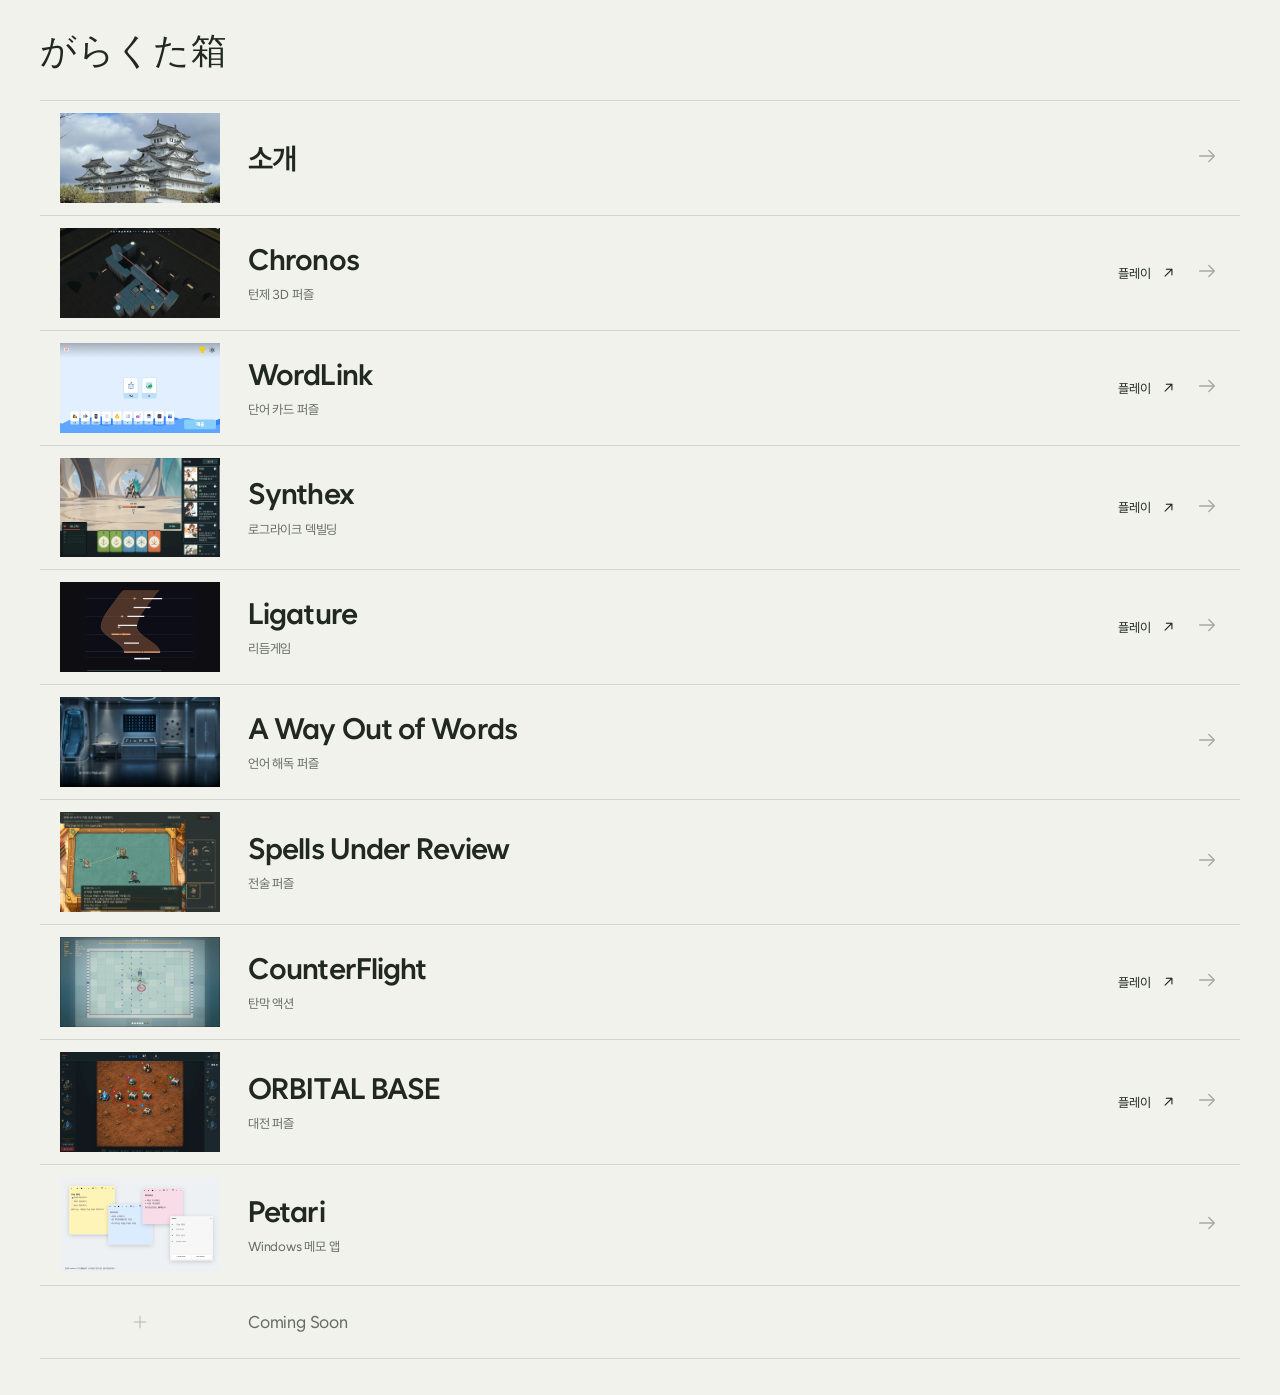
<file: index.html>
<!doctype html>
<html lang="ko">
<head>
  <meta charset="utf-8">
  <meta name="viewport" content="width=device-width, initial-scale=1">
  <meta name="theme-color" content="#f1f2ec">
  <meta name="description" content="Synthex, Ligature, A Way Out of Words, Spells Under Review, CounterFlight. 게임 소개와 플레이 방법.">
  <title>がらくた箱</title>
  <link rel="icon" href="./assets/favicon.svg" type="image/svg+xml">
  <link rel="stylesheet" href="./src/style.css">
  <script type="module" src="./src/app.js"></script>
</head>
<body>
  <a class="skip-link" href="#content">본문으로</a>
  <div id="app"></div>
  <noscript><main><h1 lang="ja">がらくた箱</h1><p>이 사이트의 게임 탐색에는 JavaScript가 필요합니다.</p><a href="https://subir-sh.itch.io/synthex">Synthex 플레이</a> / <a href="https://subir-sh.itch.io/ligature">Ligature 플레이</a></main></noscript>
</body>
</html>
</file>
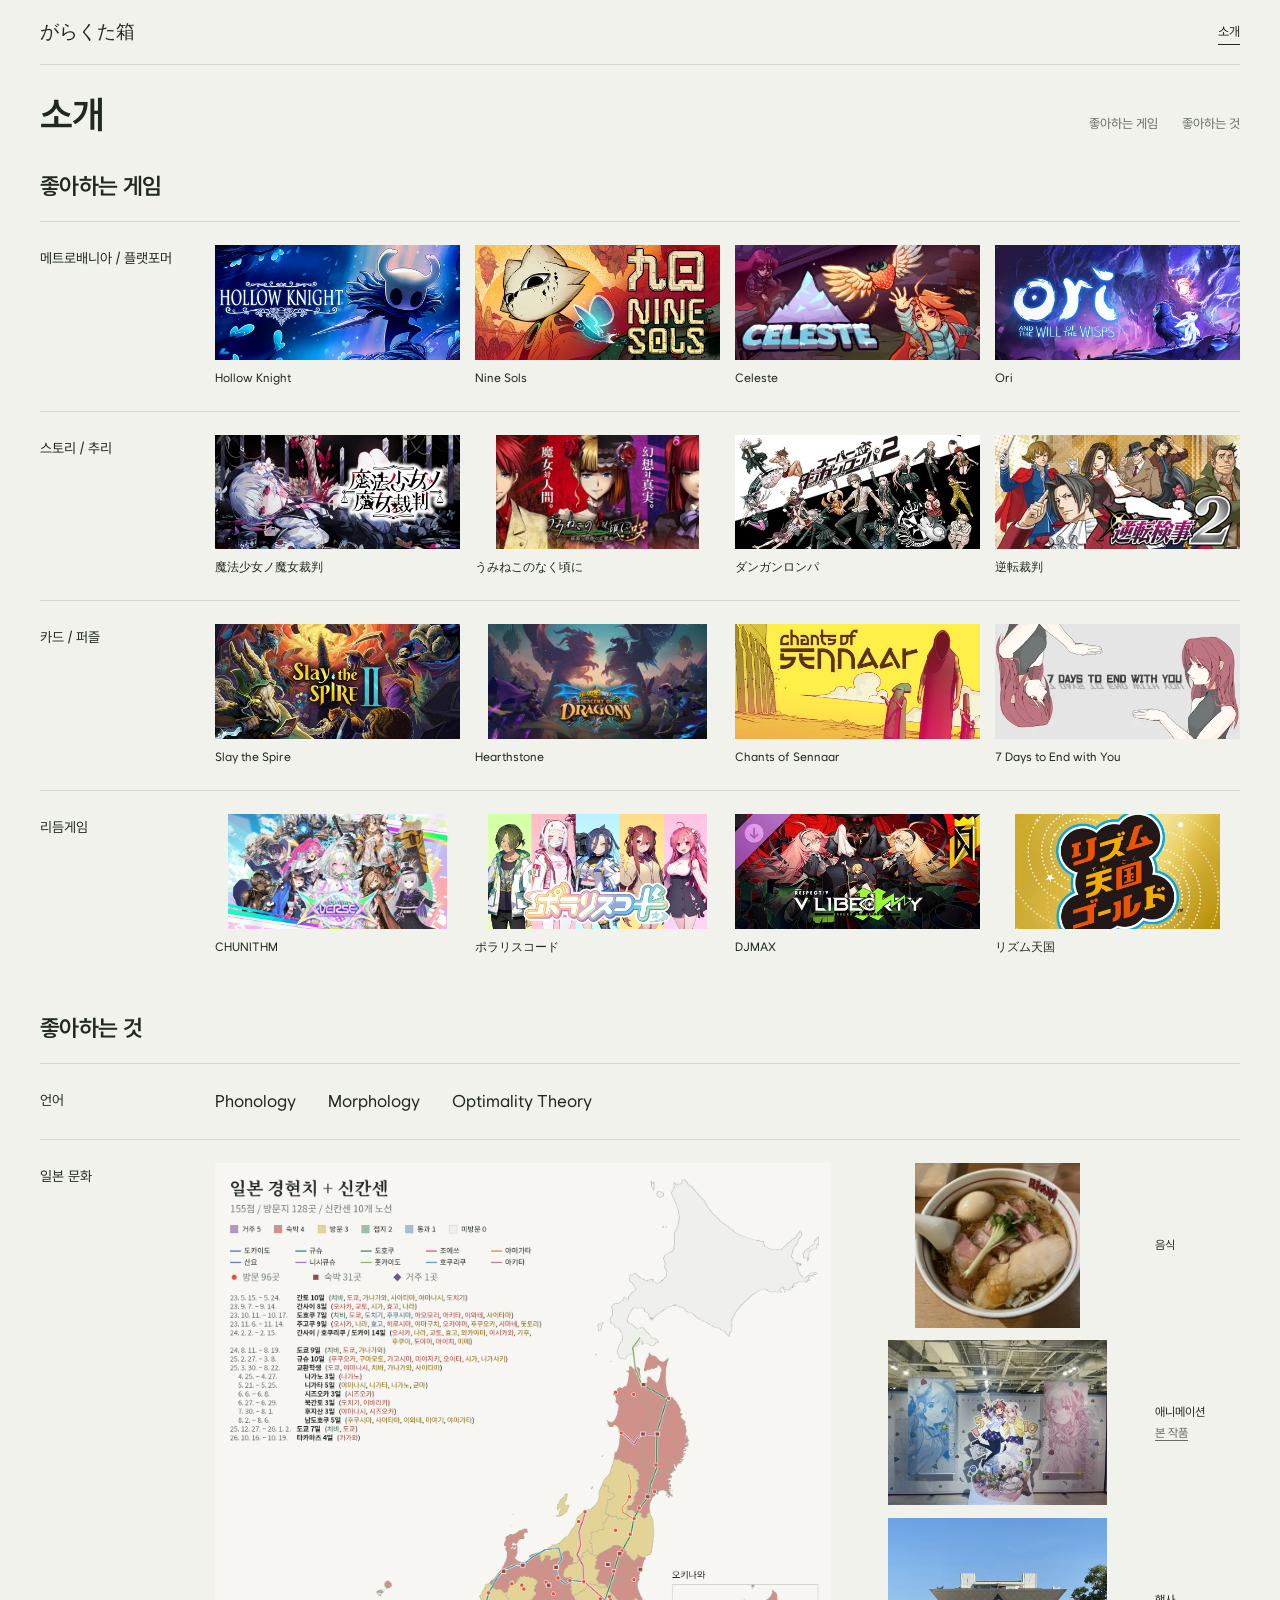
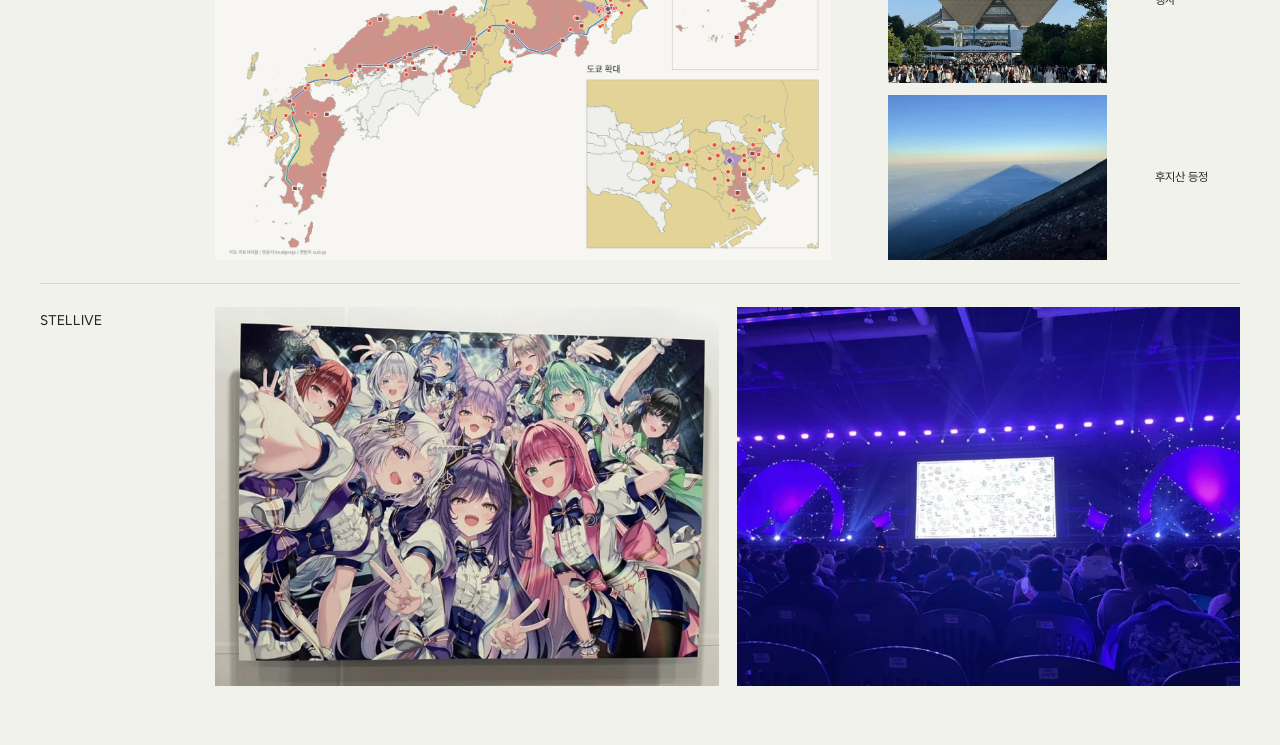
<file: about/index.html>
<!doctype html>
<html lang="ko">
<head>
  <meta charset="utf-8">
  <meta name="viewport" content="width=device-width, initial-scale=1">
  <meta name="theme-color" content="#f1f2ec">
  <meta name="description" content="좋아하는 게임과 언어, 여행, 일본 문화, STELLIVE.">
  <title>소개 | がらくた箱</title>
  <link rel="icon" href="../assets/favicon.svg" type="image/svg+xml">
  <link rel="stylesheet" href="../src/style.css?v=anime-record">
  <script type="module" src="../src/app.js"></script>
</head>
<body>
  <a class="skip-link" href="#content">본문으로</a>
  <div id="app"></div>
</body>
</html>
</file>
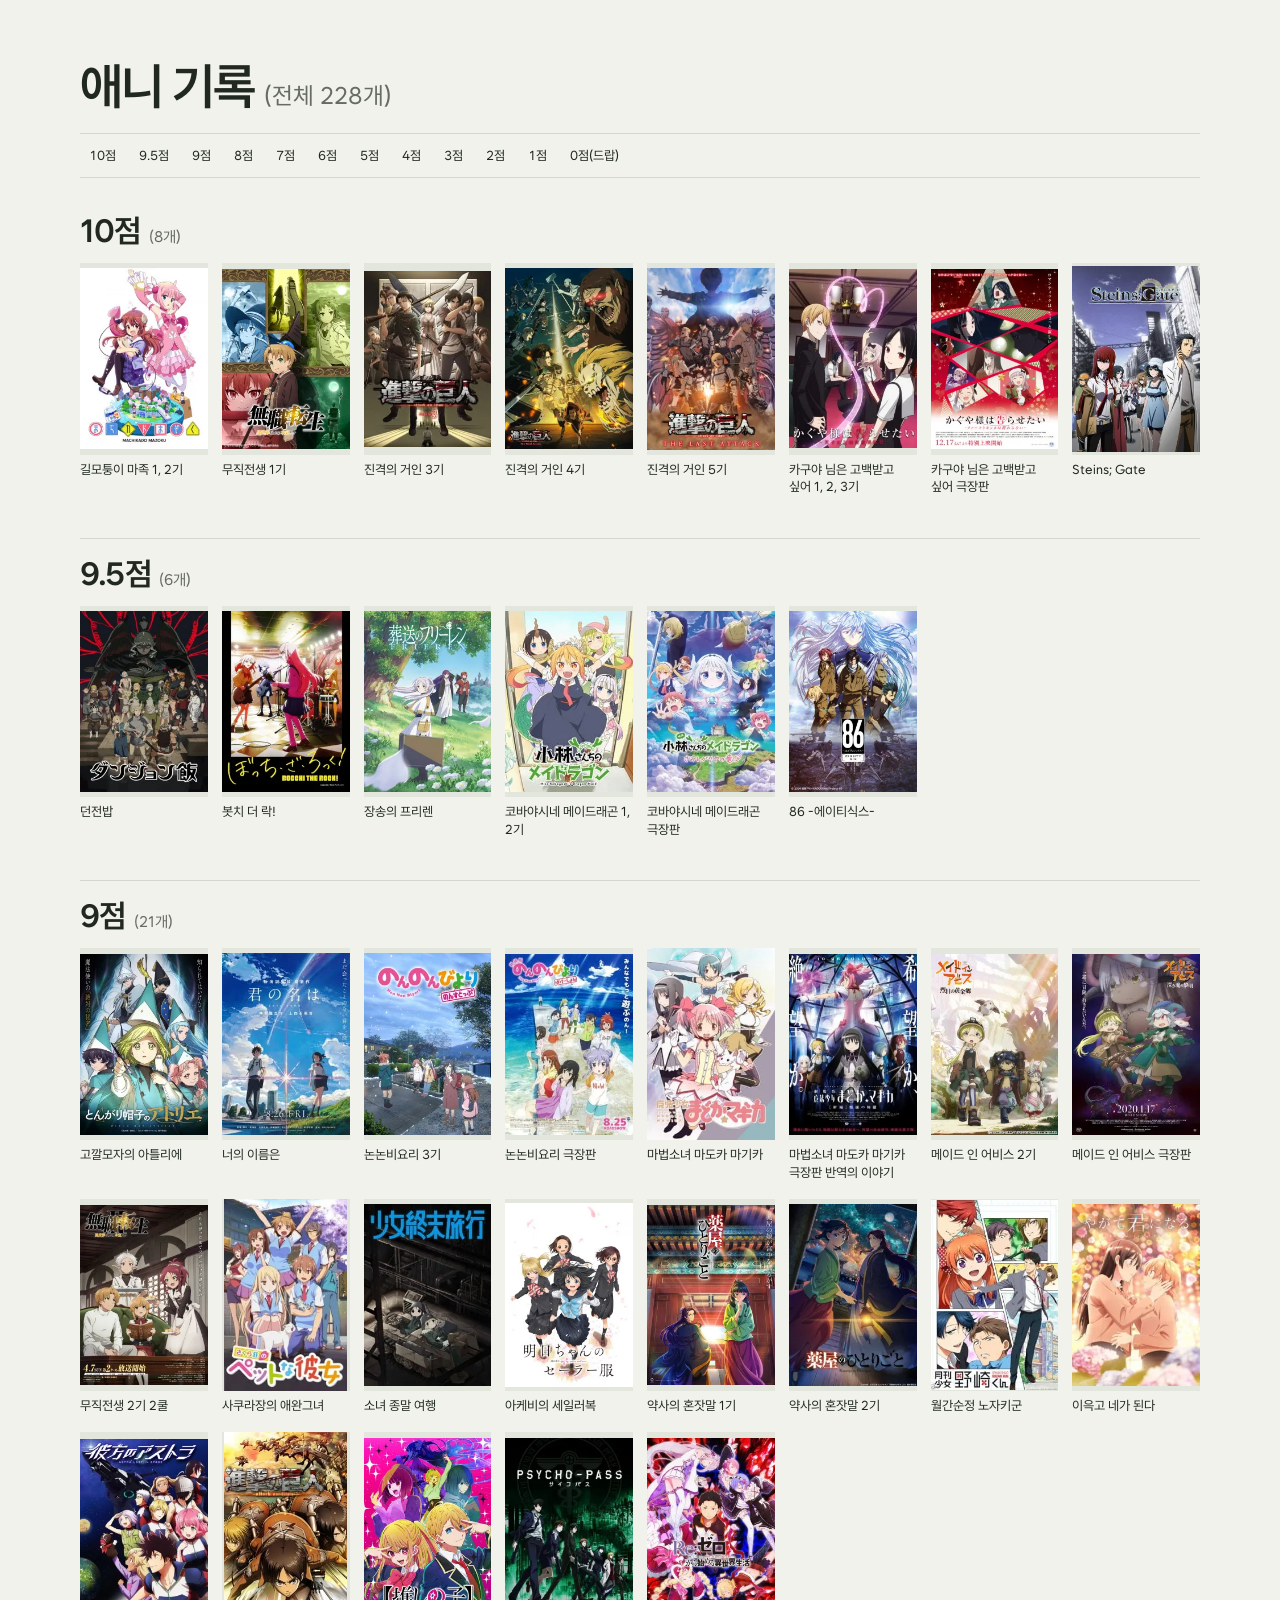
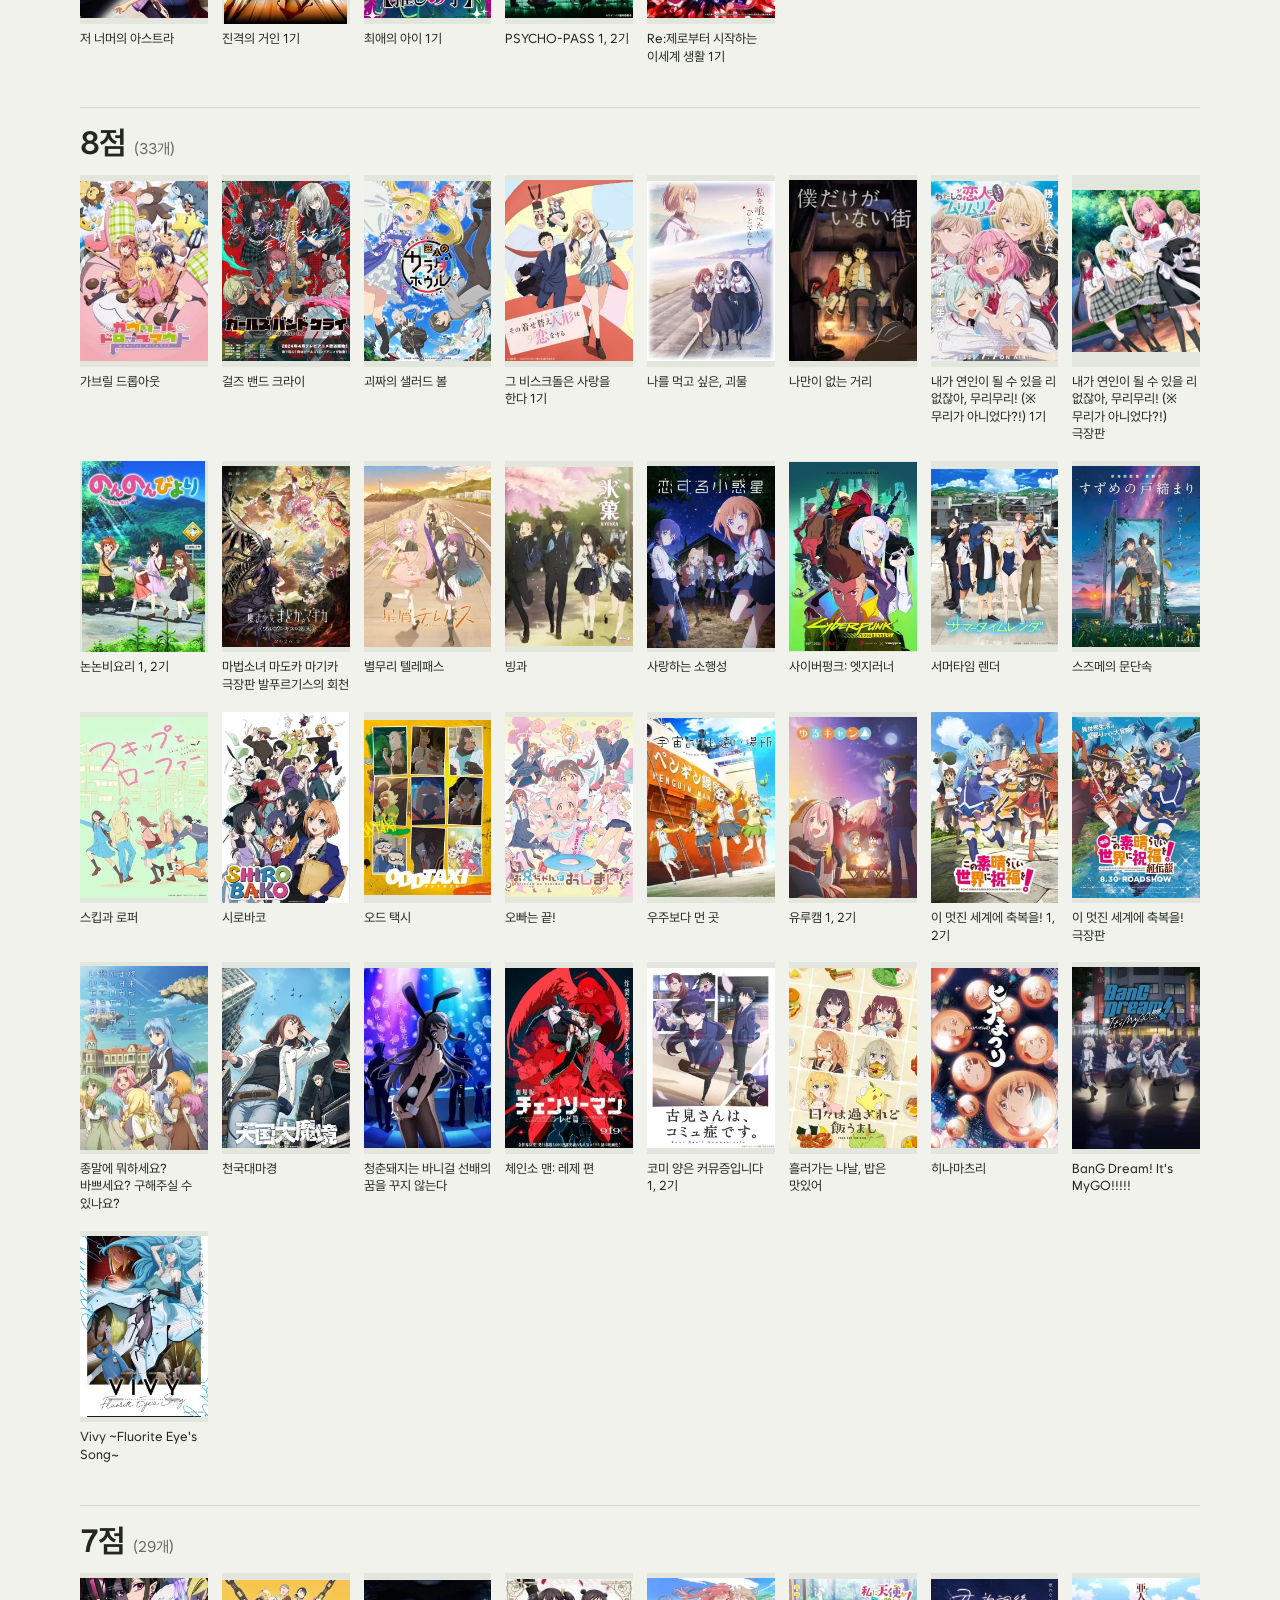
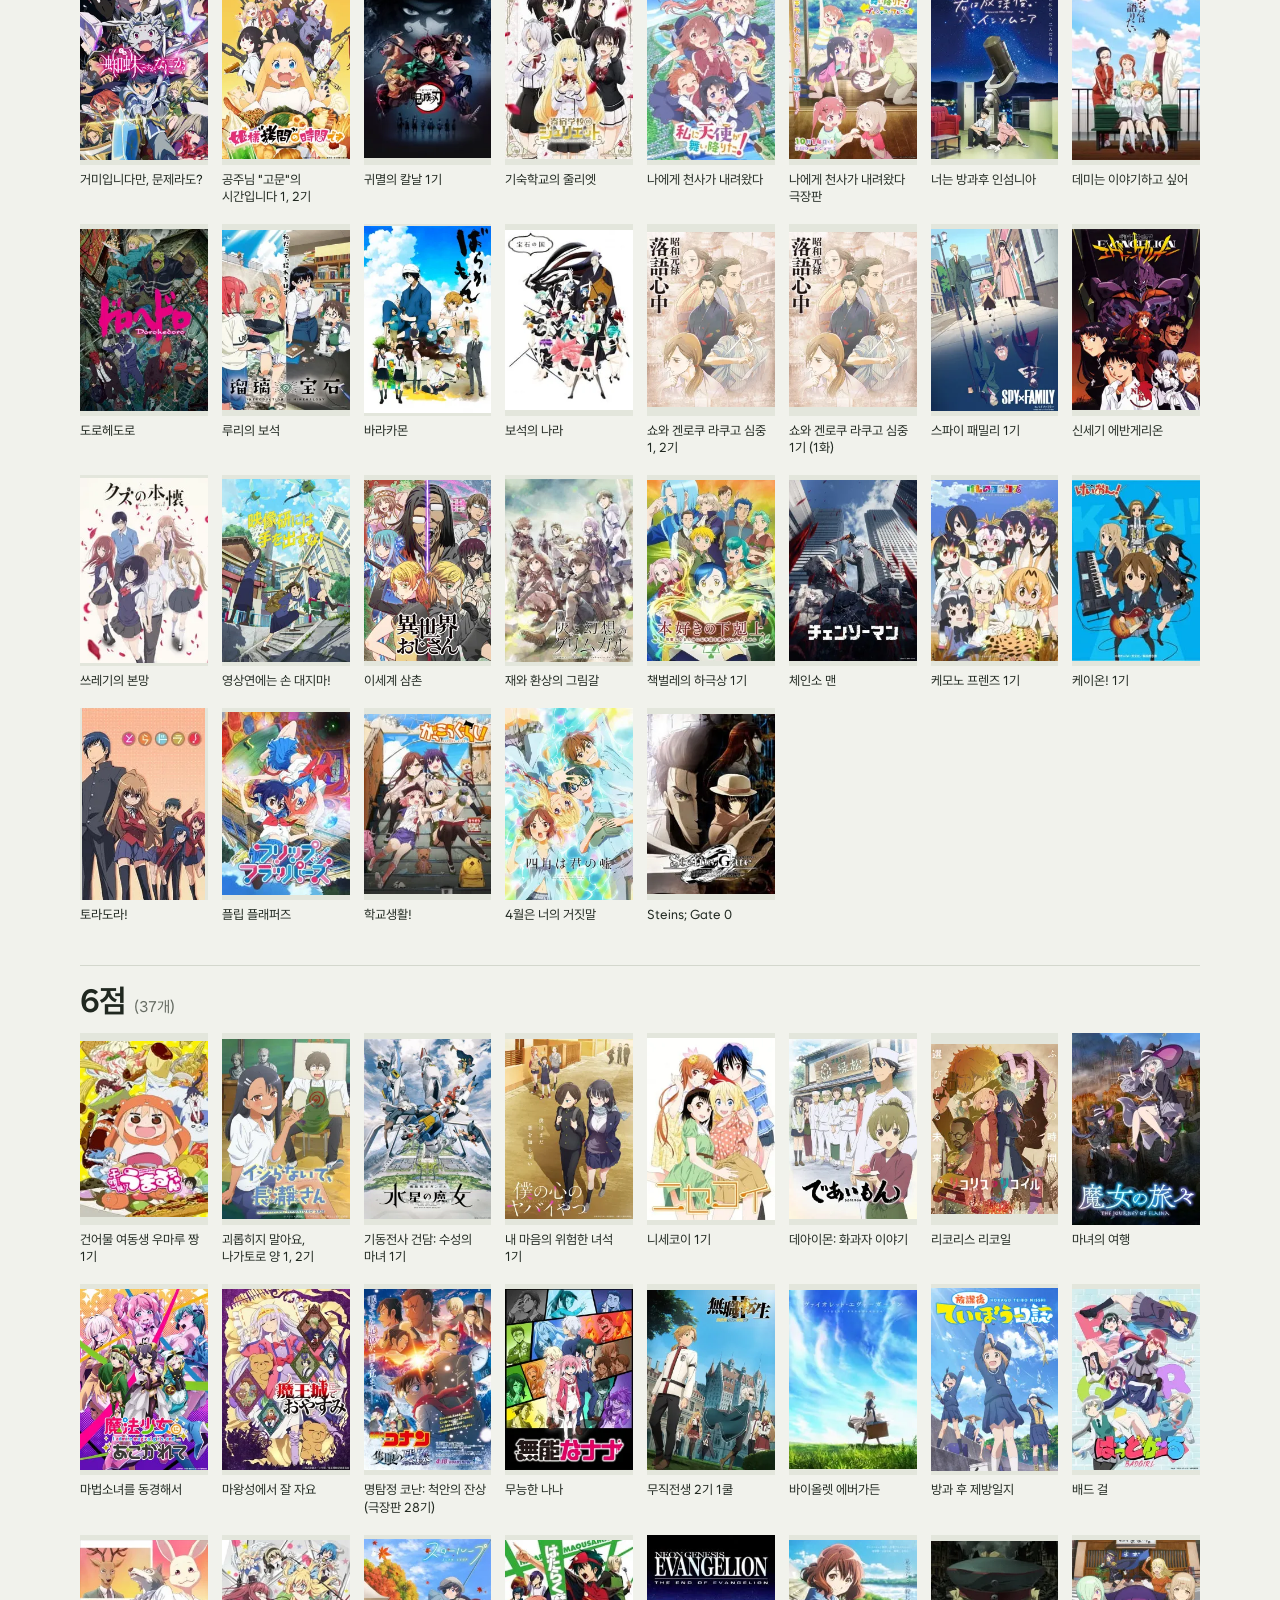
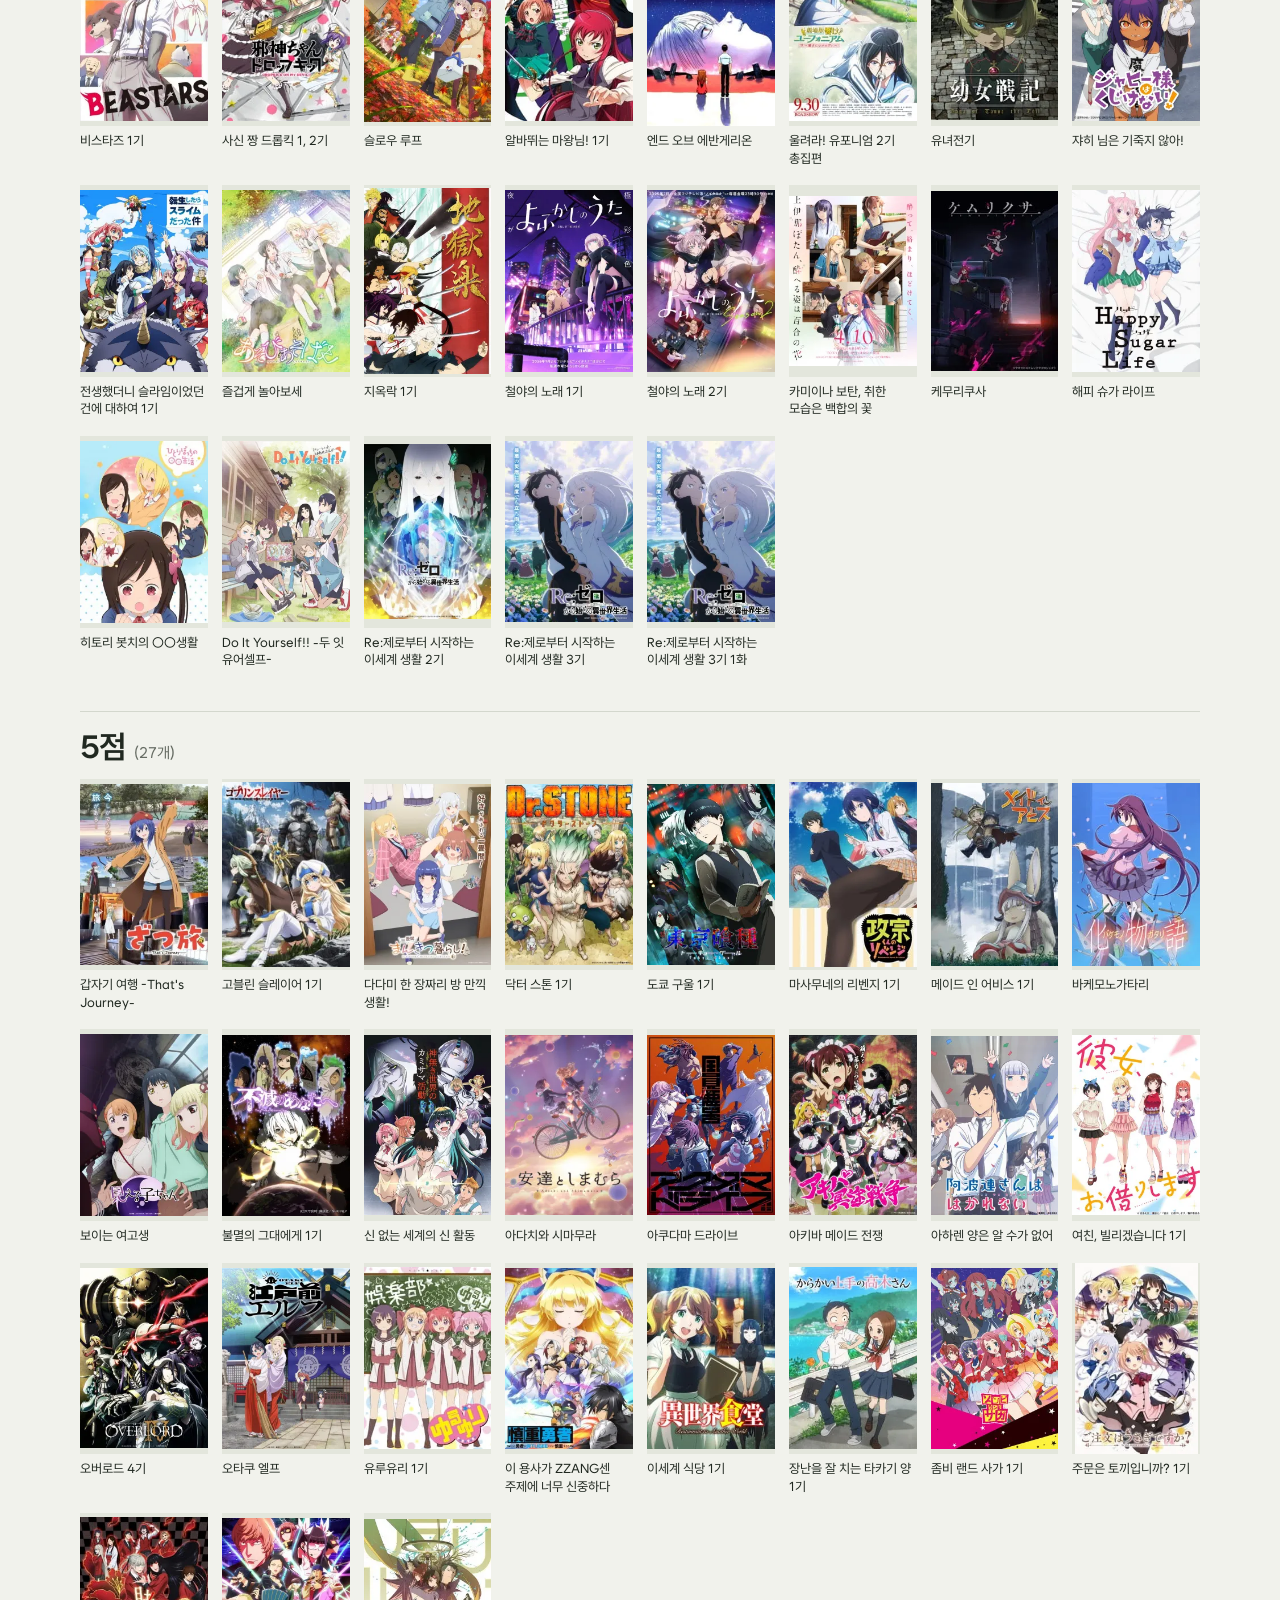
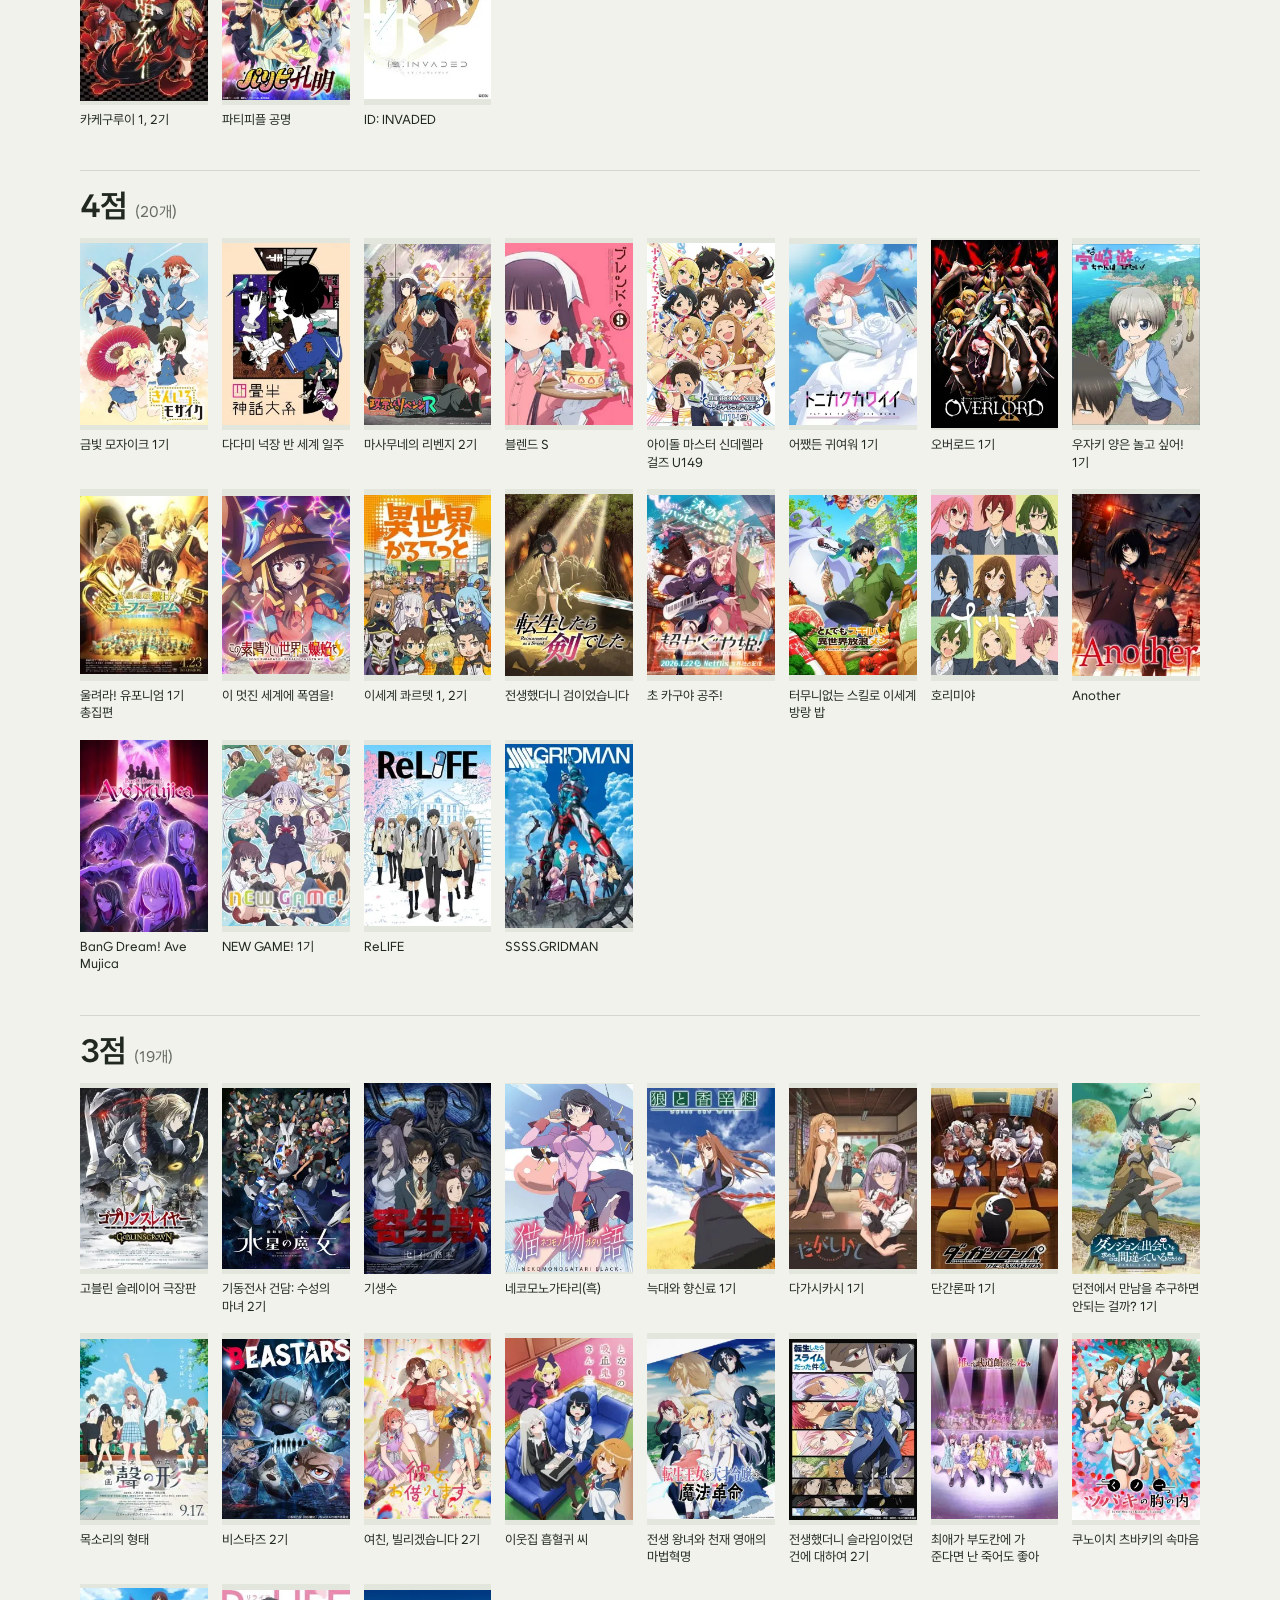
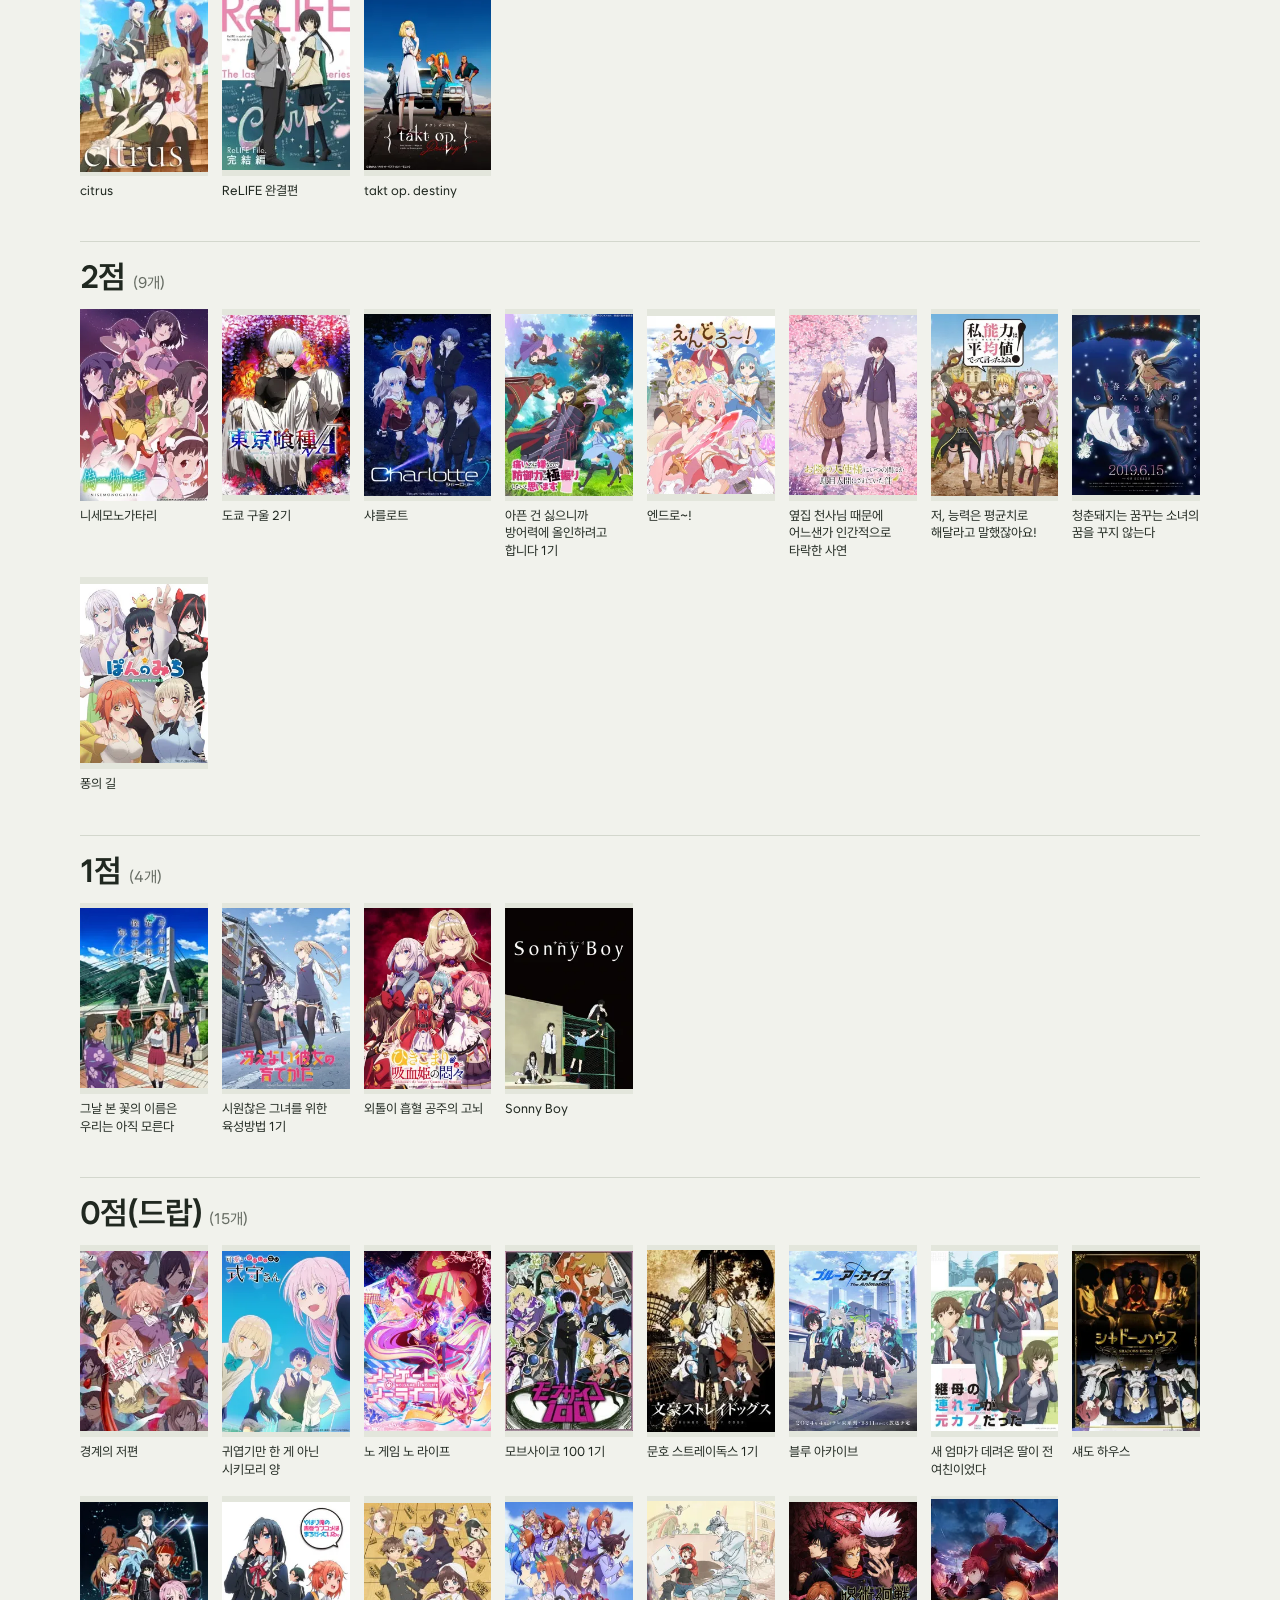
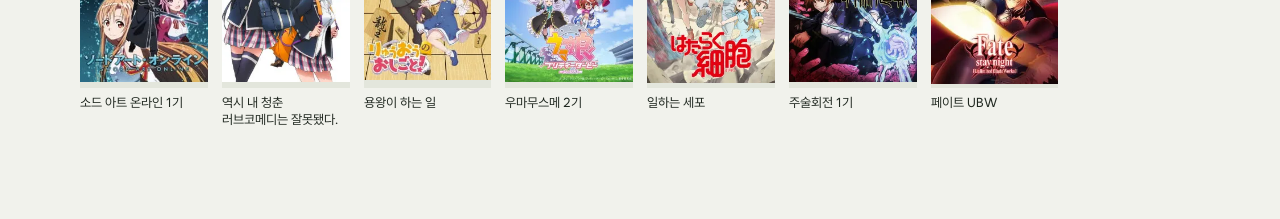
<file: anime/index.html>
<!doctype html>
<html lang="ko">
<head>
  <meta charset="utf-8">
  <meta name="viewport" content="width=device-width, initial-scale=1">
  <meta name="robots" content="noindex, nofollow">
  <meta name="theme-color" content="#f1f2ec">
  <title>애니 기록 | がらくた箱</title>
  <link rel="icon" href="../assets/favicon.svg" type="image/svg+xml">
  <link rel="stylesheet" href="../src/style.css">
  <link rel="stylesheet" href="anime.css">
</head>
<body>
  <main class="anime-page page-enter">
    <h1>애니 기록 <span class="anime-count">(전체 228개)</span></h1>
    <nav class="score-nav" aria-label="점수별 바로가기">
      <a href="#score-10">10점</a>
      <a href="#score-9-5">9.5점</a>
      <a href="#score-9">9점</a>
      <a href="#score-8">8점</a>
      <a href="#score-7">7점</a>
      <a href="#score-6">6점</a>
      <a href="#score-5">5점</a>
      <a href="#score-4">4점</a>
      <a href="#score-3">3점</a>
      <a href="#score-2">2점</a>
      <a href="#score-1">1점</a>
      <a href="#score-0">0점(드랍)</a>
    </nav>
    <section class="score-group" id="score-10" aria-labelledby="score-10-label">
      <h2 id="score-10-label">10점 <span class="anime-count">(8개)</span></h2>
      <ul class="poster-grid">
        <li><figure><img src="posters/39071.webp" width="320" height="480" alt="" decoding="async"><figcaption>길모퉁이 마족 1, 2기</figcaption></figure></li>
        <li><figure><img src="posters/39535.webp" width="320" height="480" alt="" decoding="async"><figcaption>무직전생 1기</figcaption></figure></li>
        <li><figure><img src="posters/35760.webp" width="320" height="480" alt="" decoding="async"><figcaption>진격의 거인 3기</figcaption></figure></li>
        <li><figure><img src="posters/40028.webp" width="320" height="480" alt="" decoding="async"><figcaption>진격의 거인 4기</figcaption></figure></li>
        <li><figure><img src="posters/59571.webp" width="320" height="480" alt="" decoding="async"><figcaption>진격의 거인 5기</figcaption></figure></li>
        <li><figure><img src="posters/37999.webp" width="320" height="480" alt="" decoding="async"><figcaption>카구야 님은 고백받고 싶어 1, 2, 3기</figcaption></figure></li>
        <li><figure><img src="posters/52198.webp" width="320" height="480" alt="" decoding="async"><figcaption>카구야 님은 고백받고 싶어 극장판</figcaption></figure></li>
        <li><figure><img src="posters/9253.webp" width="320" height="480" alt="" decoding="async"><figcaption>Steins; Gate</figcaption></figure></li>
      </ul>
    </section>
    <section class="score-group" id="score-9-5" aria-labelledby="score-9-5-label">
      <h2 id="score-9-5-label">9.5점 <span class="anime-count">(6개)</span></h2>
      <ul class="poster-grid">
        <li><figure><img src="posters/52701.webp" width="320" height="480" alt="" loading="lazy" decoding="async"><figcaption>던전밥</figcaption></figure></li>
        <li><figure><img src="posters/47917.webp" width="320" height="480" alt="" loading="lazy" decoding="async"><figcaption>봇치 더 락!</figcaption></figure></li>
        <li><figure><img src="posters/52991.webp" width="320" height="480" alt="" loading="lazy" decoding="async"><figcaption>장송의 프리렌</figcaption></figure></li>
        <li><figure><img src="posters/33206.webp" width="320" height="480" alt="" loading="lazy" decoding="async"><figcaption>코바야시네 메이드래곤 1, 2기</figcaption></figure></li>
        <li><figure><img src="posters/59897.webp" width="320" height="480" alt="" loading="lazy" decoding="async"><figcaption>코바야시네 메이드래곤 극장판</figcaption></figure></li>
        <li><figure><img src="posters/41457.webp" width="320" height="480" alt="" loading="lazy" decoding="async"><figcaption>86 -에이티식스-</figcaption></figure></li>
      </ul>
    </section>
    <section class="score-group" id="score-9" aria-labelledby="score-9-label">
      <h2 id="score-9-label">9점 <span class="anime-count">(21개)</span></h2>
      <ul class="poster-grid">
        <li><figure><img src="posters/51553.webp" width="320" height="480" alt="" loading="lazy" decoding="async"><figcaption>고깔모자의 아틀리에</figcaption></figure></li>
        <li><figure><img src="posters/32281.webp" width="320" height="480" alt="" loading="lazy" decoding="async"><figcaption>너의 이름은</figcaption></figure></li>
        <li><figure><img src="posters/39808.webp" width="320" height="480" alt="" loading="lazy" decoding="async"><figcaption>논논비요리 3기</figcaption></figure></li>
        <li><figure><img src="posters/36990.webp" width="320" height="480" alt="" loading="lazy" decoding="async"><figcaption>논논비요리 극장판</figcaption></figure></li>
        <li><figure><img src="posters/9756.webp" width="320" height="480" alt="" loading="lazy" decoding="async"><figcaption>마법소녀 마도카 마기카</figcaption></figure></li>
        <li><figure><img src="posters/11981.webp" width="320" height="480" alt="" loading="lazy" decoding="async"><figcaption>마법소녀 마도카 마기카 극장판 반역의 이야기</figcaption></figure></li>
        <li><figure><img src="posters/41084.webp" width="320" height="480" alt="" loading="lazy" decoding="async"><figcaption>메이드 인 어비스 2기</figcaption></figure></li>
        <li><figure><img src="posters/36862.webp" width="320" height="480" alt="" loading="lazy" decoding="async"><figcaption>메이드 인 어비스 극장판</figcaption></figure></li>
        <li><figure><img src="posters/55888.webp" width="320" height="480" alt="" loading="lazy" decoding="async"><figcaption>무직전생 2기 2쿨</figcaption></figure></li>
        <li><figure><img src="posters/13759.webp" width="320" height="480" alt="" loading="lazy" decoding="async"><figcaption>사쿠라장의 애완그녀</figcaption></figure></li>
        <li><figure><img src="posters/35838.webp" width="320" height="480" alt="" loading="lazy" decoding="async"><figcaption>소녀 종말 여행</figcaption></figure></li>
        <li><figure><img src="posters/48553.webp" width="320" height="480" alt="" loading="lazy" decoding="async"><figcaption>아케비의 세일러복</figcaption></figure></li>
        <li><figure><img src="posters/54492.webp" width="320" height="480" alt="" loading="lazy" decoding="async"><figcaption>약사의 혼잣말 1기</figcaption></figure></li>
        <li><figure><img src="posters/58514.webp" width="320" height="480" alt="" loading="lazy" decoding="async"><figcaption>약사의 혼잣말 2기</figcaption></figure></li>
        <li><figure><img src="posters/23289.webp" width="320" height="480" alt="" loading="lazy" decoding="async"><figcaption>월간순정 노자키군</figcaption></figure></li>
        <li><figure><img src="posters/37786.webp" width="320" height="480" alt="" loading="lazy" decoding="async"><figcaption>이윽고 네가 된다</figcaption></figure></li>
        <li><figure><img src="posters/39198.webp" width="320" height="480" alt="" loading="lazy" decoding="async"><figcaption>저 너머의 아스트라</figcaption></figure></li>
        <li><figure><img src="posters/16498.webp" width="320" height="480" alt="" loading="lazy" decoding="async"><figcaption>진격의 거인 1기</figcaption></figure></li>
        <li><figure><img src="posters/52034.webp" width="320" height="480" alt="" loading="lazy" decoding="async"><figcaption>최애의 아이 1기</figcaption></figure></li>
        <li><figure><img src="posters/13601.webp" width="320" height="480" alt="" loading="lazy" decoding="async"><figcaption>PSYCHO-PASS 1, 2기</figcaption></figure></li>
        <li><figure><img src="posters/31240.webp" width="320" height="480" alt="" loading="lazy" decoding="async"><figcaption>Re:제로부터 시작하는 이세계 생활 1기</figcaption></figure></li>
      </ul>
    </section>
    <section class="score-group" id="score-8" aria-labelledby="score-8-label">
      <h2 id="score-8-label">8점 <span class="anime-count">(33개)</span></h2>
      <ul class="poster-grid">
        <li><figure><img src="posters/33731.webp" width="320" height="480" alt="" loading="lazy" decoding="async"><figcaption>가브릴 드롭아웃</figcaption></figure></li>
        <li><figure><img src="posters/55102.webp" width="320" height="480" alt="" loading="lazy" decoding="async"><figcaption>걸즈 밴드 크라이</figcaption></figure></li>
        <li><figure><img src="posters/55877.webp" width="320" height="480" alt="" loading="lazy" decoding="async"><figcaption>괴짜의 샐러드 볼</figcaption></figure></li>
        <li><figure><img src="posters/48736.webp" width="320" height="480" alt="" loading="lazy" decoding="async"><figcaption>그 비스크돌은 사랑을 한다 1기</figcaption></figure></li>
        <li><figure><img src="posters/60168.webp" width="320" height="480" alt="" loading="lazy" decoding="async"><figcaption>나를 먹고 싶은, 괴물</figcaption></figure></li>
        <li><figure><img src="posters/31043.webp" width="320" height="480" alt="" loading="lazy" decoding="async"><figcaption>나만이 없는 거리</figcaption></figure></li>
        <li><figure><img src="posters/60326.webp" width="320" height="480" alt="" loading="lazy" decoding="async"><figcaption>내가 연인이 될 수 있을 리 없잖아, 무리무리! (※무리가 아니었다?!) 1기</figcaption></figure></li>
        <li><figure><img src="posters/209.webp" width="320" height="480" alt="" loading="lazy" decoding="async"><figcaption>내가 연인이 될 수 있을 리 없잖아, 무리무리! (※무리가 아니었다?!) 극장판</figcaption></figure></li>
        <li><figure><img src="posters/17549.webp" width="320" height="480" alt="" loading="lazy" decoding="async"><figcaption>논논비요리 1, 2기</figcaption></figure></li>
        <li><figure><img src="posters/48820.webp" width="320" height="480" alt="" loading="lazy" decoding="async"><figcaption>마법소녀 마도카 마기카 극장판 발푸르기스의 회천</figcaption></figure></li>
        <li><figure><img src="posters/53262.webp" width="320" height="480" alt="" loading="lazy" decoding="async"><figcaption>별무리 텔레패스</figcaption></figure></li>
        <li><figure><img src="posters/12189.webp" width="320" height="480" alt="" loading="lazy" decoding="async"><figcaption>빙과</figcaption></figure></li>
        <li><figure><img src="posters/39388.webp" width="320" height="480" alt="" loading="lazy" decoding="async"><figcaption>사랑하는 소행성</figcaption></figure></li>
        <li><figure><img src="posters/42310.webp" width="320" height="480" alt="" loading="lazy" decoding="async"><figcaption>사이버펑크: 엣지러너</figcaption></figure></li>
        <li><figure><img src="posters/47194.webp" width="320" height="480" alt="" loading="lazy" decoding="async"><figcaption>서머타임 렌더</figcaption></figure></li>
        <li><figure><img src="posters/50594.webp" width="320" height="480" alt="" loading="lazy" decoding="async"><figcaption>스즈메의 문단속</figcaption></figure></li>
        <li><figure><img src="posters/50416.webp" width="320" height="480" alt="" loading="lazy" decoding="async"><figcaption>스킵과 로퍼</figcaption></figure></li>
        <li><figure><img src="posters/25835.webp" width="320" height="480" alt="" loading="lazy" decoding="async"><figcaption>시로바코</figcaption></figure></li>
        <li><figure><img src="posters/46102.webp" width="320" height="480" alt="" loading="lazy" decoding="async"><figcaption>오드 택시</figcaption></figure></li>
        <li><figure><img src="posters/51678.webp" width="320" height="480" alt="" loading="lazy" decoding="async"><figcaption>오빠는 끝!</figcaption></figure></li>
        <li><figure><img src="posters/35839.webp" width="320" height="480" alt="" loading="lazy" decoding="async"><figcaption>우주보다 먼 곳</figcaption></figure></li>
        <li><figure><img src="posters/34798.webp" width="320" height="480" alt="" loading="lazy" decoding="async"><figcaption>유루캠 1, 2기</figcaption></figure></li>
        <li><figure><img src="posters/30831.webp" width="320" height="480" alt="" loading="lazy" decoding="async"><figcaption>이 멋진 세계에 축복을! 1, 2기</figcaption></figure></li>
        <li><figure><img src="posters/38040.webp" width="320" height="480" alt="" loading="lazy" decoding="async"><figcaption>이 멋진 세계에 축복을! 극장판</figcaption></figure></li>
        <li><figure><img src="posters/33502.webp" width="320" height="480" alt="" loading="lazy" decoding="async"><figcaption>종말에 뭐하세요? 바쁘세요? 구해주실 수 있나요?</figcaption></figure></li>
        <li><figure><img src="posters/53393.webp" width="320" height="480" alt="" loading="lazy" decoding="async"><figcaption>천국대마경</figcaption></figure></li>
        <li><figure><img src="posters/37450.webp" width="320" height="480" alt="" loading="lazy" decoding="async"><figcaption>청춘돼지는 바니걸 선배의 꿈을 꾸지 않는다</figcaption></figure></li>
        <li><figure><img src="posters/57555.webp" width="320" height="480" alt="" loading="lazy" decoding="async"><figcaption>체인소 맨: 레제 편</figcaption></figure></li>
        <li><figure><img src="posters/48926.webp" width="320" height="480" alt="" loading="lazy" decoding="async"><figcaption>코미 양은 커뮤증입니다 1, 2기</figcaption></figure></li>
        <li><figure><img src="posters/60658.webp" width="320" height="480" alt="" loading="lazy" decoding="async"><figcaption>흘러가는 나날, 밥은 맛있어</figcaption></figure></li>
        <li><figure><img src="posters/36296.webp" width="320" height="480" alt="" loading="lazy" decoding="async"><figcaption>히나마츠리</figcaption></figure></li>
        <li><figure><img src="posters/54959.webp" width="320" height="480" alt="" loading="lazy" decoding="async"><figcaption>BanG Dream! It&#x27;s MyGO!!!!!</figcaption></figure></li>
        <li><figure><img src="posters/46095.webp" width="320" height="480" alt="" loading="lazy" decoding="async"><figcaption>Vivy ~Fluorite Eye&#x27;s Song~</figcaption></figure></li>
      </ul>
    </section>
    <section class="score-group" id="score-7" aria-labelledby="score-7-label">
      <h2 id="score-7-label">7점 <span class="anime-count">(29개)</span></h2>
      <ul class="poster-grid">
        <li><figure><img src="posters/37984.webp" width="320" height="480" alt="" loading="lazy" decoding="async"><figcaption>거미입니다만, 문제라도?</figcaption></figure></li>
        <li><figure><img src="posters/55774.webp" width="320" height="480" alt="" loading="lazy" decoding="async"><figcaption>공주님 &quot;고문&quot;의 시간입니다 1, 2기</figcaption></figure></li>
        <li><figure><img src="posters/38000.webp" width="320" height="480" alt="" loading="lazy" decoding="async"><figcaption>귀멸의 칼날 1기</figcaption></figure></li>
        <li><figure><img src="posters/37475.webp" width="320" height="480" alt="" loading="lazy" decoding="async"><figcaption>기숙학교의 줄리엣</figcaption></figure></li>
        <li><figure><img src="posters/37993.webp" width="320" height="480" alt="" loading="lazy" decoding="async"><figcaption>나에게 천사가 내려왔다</figcaption></figure></li>
        <li><figure><img src="posters/44141.webp" width="320" height="480" alt="" loading="lazy" decoding="async"><figcaption>나에게 천사가 내려왔다 극장판</figcaption></figure></li>
        <li><figure><img src="posters/50796.webp" width="320" height="480" alt="" loading="lazy" decoding="async"><figcaption>너는 방과후 인섬니아</figcaption></figure></li>
        <li><figure><img src="posters/33988.webp" width="320" height="480" alt="" loading="lazy" decoding="async"><figcaption>데미는 이야기하고 싶어</figcaption></figure></li>
        <li><figure><img src="posters/38668.webp" width="320" height="480" alt="" loading="lazy" decoding="async"><figcaption>도로헤도로</figcaption></figure></li>
        <li><figure><img src="posters/59791.webp" width="320" height="480" alt="" loading="lazy" decoding="async"><figcaption>루리의 보석</figcaption></figure></li>
        <li><figure><img src="posters/22789.webp" width="320" height="480" alt="" loading="lazy" decoding="async"><figcaption>바라카몬</figcaption></figure></li>
        <li><figure><img src="posters/35557.webp" width="320" height="480" alt="" loading="lazy" decoding="async"><figcaption>보석의 나라</figcaption></figure></li>
        <li><figure><img src="posters/28735.webp" width="320" height="480" alt="" loading="lazy" decoding="async"><figcaption>쇼와 겐로쿠 라쿠고 심중 1, 2기</figcaption></figure></li>
        <li><figure><img src="posters/28735.webp" width="320" height="480" alt="" loading="lazy" decoding="async"><figcaption>쇼와 겐로쿠 라쿠고 심중 1기 (1화)</figcaption></figure></li>
        <li><figure><img src="posters/50265.webp" width="320" height="480" alt="" loading="lazy" decoding="async"><figcaption>스파이 패밀리 1기</figcaption></figure></li>
        <li><figure><img src="posters/30.webp" width="320" height="480" alt="" loading="lazy" decoding="async"><figcaption>신세기 에반게리온</figcaption></figure></li>
        <li><figure><img src="posters/32949.webp" width="320" height="480" alt="" loading="lazy" decoding="async"><figcaption>쓰레기의 본망</figcaption></figure></li>
        <li><figure><img src="posters/39792.webp" width="320" height="480" alt="" loading="lazy" decoding="async"><figcaption>영상연에는 손 대지마!</figcaption></figure></li>
        <li><figure><img src="posters/49220.webp" width="320" height="480" alt="" loading="lazy" decoding="async"><figcaption>이세계 삼촌</figcaption></figure></li>
        <li><figure><img src="posters/31859.webp" width="320" height="480" alt="" loading="lazy" decoding="async"><figcaption>재와 환상의 그림갈</figcaption></figure></li>
        <li><figure><img src="posters/39468.webp" width="320" height="480" alt="" loading="lazy" decoding="async"><figcaption>책벌레의 하극상 1기</figcaption></figure></li>
        <li><figure><img src="posters/44511.webp" width="320" height="480" alt="" loading="lazy" decoding="async"><figcaption>체인소 맨</figcaption></figure></li>
        <li><figure><img src="posters/33089.webp" width="320" height="480" alt="" loading="lazy" decoding="async"><figcaption>케모노 프렌즈 1기</figcaption></figure></li>
        <li><figure><img src="posters/5680.webp" width="320" height="480" alt="" loading="lazy" decoding="async"><figcaption>케이온! 1기</figcaption></figure></li>
        <li><figure><img src="posters/4224.webp" width="320" height="480" alt="" loading="lazy" decoding="async"><figcaption>토라도라!</figcaption></figure></li>
        <li><figure><img src="posters/32979.webp" width="320" height="480" alt="" loading="lazy" decoding="async"><figcaption>플립 플래퍼즈</figcaption></figure></li>
        <li><figure><img src="posters/24765.webp" width="320" height="480" alt="" loading="lazy" decoding="async"><figcaption>학교생활!</figcaption></figure></li>
        <li><figure><img src="posters/23273.webp" width="320" height="480" alt="" loading="lazy" decoding="async"><figcaption>4월은 너의 거짓말</figcaption></figure></li>
        <li><figure><img src="posters/30484.webp" width="320" height="480" alt="" loading="lazy" decoding="async"><figcaption>Steins; Gate 0</figcaption></figure></li>
      </ul>
    </section>
    <section class="score-group" id="score-6" aria-labelledby="score-6-label">
      <h2 id="score-6-label">6점 <span class="anime-count">(37개)</span></h2>
      <ul class="poster-grid">
        <li><figure><img src="posters/28825.webp" width="320" height="480" alt="" loading="lazy" decoding="async"><figcaption>건어물 여동생 우마루 짱 1기</figcaption></figure></li>
        <li><figure><img src="posters/42361.webp" width="320" height="480" alt="" loading="lazy" decoding="async"><figcaption>괴롭히지 말아요, 나가토로 양 1, 2기</figcaption></figure></li>
        <li><figure><img src="posters/49828.webp" width="320" height="480" alt="" loading="lazy" decoding="async"><figcaption>기동전사 건담: 수성의 마녀 1기</figcaption></figure></li>
        <li><figure><img src="posters/52578.webp" width="320" height="480" alt="" loading="lazy" decoding="async"><figcaption>내 마음의 위험한 녀석 1기</figcaption></figure></li>
        <li><figure><img src="posters/18897.webp" width="320" height="480" alt="" loading="lazy" decoding="async"><figcaption>니세코이 1기</figcaption></figure></li>
        <li><figure><img src="posters/48779.webp" width="320" height="480" alt="" loading="lazy" decoding="async"><figcaption>데아이몬: 화과자 이야기</figcaption></figure></li>
        <li><figure><img src="posters/50709.webp" width="320" height="480" alt="" loading="lazy" decoding="async"><figcaption>리코리스 리코일</figcaption></figure></li>
        <li><figure><img src="posters/40571.webp" width="320" height="480" alt="" loading="lazy" decoding="async"><figcaption>마녀의 여행</figcaption></figure></li>
        <li><figure><img src="posters/54722.webp" width="320" height="480" alt="" loading="lazy" decoding="async"><figcaption>마법소녀를 동경해서</figcaption></figure></li>
        <li><figure><img src="posters/40397.webp" width="320" height="480" alt="" loading="lazy" decoding="async"><figcaption>마왕성에서 잘 자요</figcaption></figure></li>
        <li><figure><img src="posters/60445.webp" width="320" height="480" alt="" loading="lazy" decoding="async"><figcaption>명탐정 코난: 척안의 잔상 (극장판 28기)</figcaption></figure></li>
        <li><figure><img src="posters/41619.webp" width="320" height="480" alt="" loading="lazy" decoding="async"><figcaption>무능한 나나</figcaption></figure></li>
        <li><figure><img src="posters/51179.webp" width="320" height="480" alt="" loading="lazy" decoding="async"><figcaption>무직전생 2기 1쿨</figcaption></figure></li>
        <li><figure><img src="posters/33352.webp" width="320" height="480" alt="" loading="lazy" decoding="async"><figcaption>바이올렛 에버가든</figcaption></figure></li>
        <li><figure><img src="posters/39730.webp" width="320" height="480" alt="" loading="lazy" decoding="async"><figcaption>방과 후 제방일지</figcaption></figure></li>
        <li><figure><img src="posters/59161.webp" width="320" height="480" alt="" loading="lazy" decoding="async"><figcaption>배드 걸</figcaption></figure></li>
        <li><figure><img src="posters/39195.webp" width="320" height="480" alt="" loading="lazy" decoding="async"><figcaption>비스타즈 1기</figcaption></figure></li>
        <li><figure><img src="posters/36906.webp" width="320" height="480" alt="" loading="lazy" decoding="async"><figcaption>사신 짱 드롭킥 1, 2기</figcaption></figure></li>
        <li><figure><img src="posters/45425.webp" width="320" height="480" alt="" loading="lazy" decoding="async"><figcaption>슬로우 루프</figcaption></figure></li>
        <li><figure><img src="posters/15809.webp" width="320" height="480" alt="" loading="lazy" decoding="async"><figcaption>알바뛰는 마왕님! 1기</figcaption></figure></li>
        <li><figure><img src="posters/32.webp" width="320" height="480" alt="" loading="lazy" decoding="async"><figcaption>엔드 오브 에반게리온</figcaption></figure></li>
        <li><figure><img src="posters/35082.webp" width="320" height="480" alt="" loading="lazy" decoding="async"><figcaption>울려라! 유포니엄 2기 총집편</figcaption></figure></li>
        <li><figure><img src="posters/32615.webp" width="320" height="480" alt="" loading="lazy" decoding="async"><figcaption>유녀전기</figcaption></figure></li>
        <li><figure><img src="posters/48753.webp" width="320" height="480" alt="" loading="lazy" decoding="async"><figcaption>쟈히 님은 기죽지 않아!</figcaption></figure></li>
        <li><figure><img src="posters/37430.webp" width="320" height="480" alt="" loading="lazy" decoding="async"><figcaption>전생했더니 슬라임이었던 건에 대하여 1기</figcaption></figure></li>
        <li><figure><img src="posters/37171.webp" width="320" height="480" alt="" loading="lazy" decoding="async"><figcaption>즐겁게 놀아보세</figcaption></figure></li>
        <li><figure><img src="posters/46569.webp" width="320" height="480" alt="" loading="lazy" decoding="async"><figcaption>지옥락 1기</figcaption></figure></li>
        <li><figure><img src="posters/50346.webp" width="320" height="480" alt="" loading="lazy" decoding="async"><figcaption>철야의 노래 1기</figcaption></figure></li>
        <li><figure><img src="posters/58390.webp" width="320" height="480" alt="" loading="lazy" decoding="async"><figcaption>철야의 노래 2기</figcaption></figure></li>
        <li><figure><img src="posters/61186.webp" width="320" height="480" alt="" loading="lazy" decoding="async"><figcaption>카미이나 보탄, 취한 모습은 백합의 꽃</figcaption></figure></li>
        <li><figure><img src="posters/37302.webp" width="320" height="480" alt="" loading="lazy" decoding="async"><figcaption>케무리쿠사</figcaption></figure></li>
        <li><figure><img src="posters/37517.webp" width="320" height="480" alt="" loading="lazy" decoding="async"><figcaption>해피 슈가 라이프</figcaption></figure></li>
        <li><figure><img src="posters/37614.webp" width="320" height="480" alt="" loading="lazy" decoding="async"><figcaption>히토리 봇치의 ○○생활</figcaption></figure></li>
        <li><figure><img src="posters/48542.webp" width="320" height="480" alt="" loading="lazy" decoding="async"><figcaption>Do It Yourself!! -두 잇 유어셀프-</figcaption></figure></li>
        <li><figure><img src="posters/39587.webp" width="320" height="480" alt="" loading="lazy" decoding="async"><figcaption>Re:제로부터 시작하는 이세계 생활 2기</figcaption></figure></li>
        <li><figure><img src="posters/54857.webp" width="320" height="480" alt="" loading="lazy" decoding="async"><figcaption>Re:제로부터 시작하는 이세계 생활 3기</figcaption></figure></li>
        <li><figure><img src="posters/54857.webp" width="320" height="480" alt="" loading="lazy" decoding="async"><figcaption>Re:제로부터 시작하는 이세계 생활 3기 1화</figcaption></figure></li>
      </ul>
    </section>
    <section class="score-group" id="score-5" aria-labelledby="score-5-label">
      <h2 id="score-5-label">5점 <span class="anime-count">(27개)</span></h2>
      <ul class="poster-grid">
        <li><figure><img src="posters/55514.webp" width="320" height="480" alt="" loading="lazy" decoding="async"><figcaption>갑자기 여행 -That&#x27;s Journey-</figcaption></figure></li>
        <li><figure><img src="posters/37349.webp" width="320" height="480" alt="" loading="lazy" decoding="async"><figcaption>고블린 슬레이어 1기</figcaption></figure></li>
        <li><figure><img src="posters/62018.webp" width="320" height="480" alt="" loading="lazy" decoding="async"><figcaption>다다미 한 장짜리 방 만끽 생활!</figcaption></figure></li>
        <li><figure><img src="posters/38691.webp" width="320" height="480" alt="" loading="lazy" decoding="async"><figcaption>닥터 스톤 1기</figcaption></figure></li>
        <li><figure><img src="posters/22319.webp" width="320" height="480" alt="" loading="lazy" decoding="async"><figcaption>도쿄 구울 1기</figcaption></figure></li>
        <li><figure><img src="posters/33487.webp" width="320" height="480" alt="" loading="lazy" decoding="async"><figcaption>마사무네의 리벤지 1기</figcaption></figure></li>
        <li><figure><img src="posters/34599.webp" width="320" height="480" alt="" loading="lazy" decoding="async"><figcaption>메이드 인 어비스 1기</figcaption></figure></li>
        <li><figure><img src="posters/5081.webp" width="320" height="480" alt="" loading="lazy" decoding="async"><figcaption>바케모노가타리</figcaption></figure></li>
        <li><figure><img src="posters/48483.webp" width="320" height="480" alt="" loading="lazy" decoding="async"><figcaption>보이는 여고생</figcaption></figure></li>
        <li><figure><img src="posters/41025.webp" width="320" height="480" alt="" loading="lazy" decoding="async"><figcaption>불멸의 그대에게 1기</figcaption></figure></li>
        <li><figure><img src="posters/51693.webp" width="320" height="480" alt="" loading="lazy" decoding="async"><figcaption>신 없는 세계의 신 활동</figcaption></figure></li>
        <li><figure><img src="posters/39790.webp" width="320" height="480" alt="" loading="lazy" decoding="async"><figcaption>아다치와 시마무라</figcaption></figure></li>
        <li><figure><img src="posters/41433.webp" width="320" height="480" alt="" loading="lazy" decoding="async"><figcaption>아쿠다마 드라이브</figcaption></figure></li>
        <li><figure><img src="posters/52193.webp" width="320" height="480" alt="" loading="lazy" decoding="async"><figcaption>아키바 메이드 전쟁</figcaption></figure></li>
        <li><figure><img src="posters/49520.webp" width="320" height="480" alt="" loading="lazy" decoding="async"><figcaption>아하렌 양은 알 수가 없어</figcaption></figure></li>
        <li><figure><img src="posters/40839.webp" width="320" height="480" alt="" loading="lazy" decoding="async"><figcaption>여친, 빌리겠습니다 1기</figcaption></figure></li>
        <li><figure><img src="posters/48895.webp" width="320" height="480" alt="" loading="lazy" decoding="async"><figcaption>오버로드 4기</figcaption></figure></li>
        <li><figure><img src="posters/52081.webp" width="320" height="480" alt="" loading="lazy" decoding="async"><figcaption>오타쿠 엘프</figcaption></figure></li>
        <li><figure><img src="posters/10495.webp" width="320" height="480" alt="" loading="lazy" decoding="async"><figcaption>유루유리 1기</figcaption></figure></li>
        <li><figure><img src="posters/38659.webp" width="320" height="480" alt="" loading="lazy" decoding="async"><figcaption>이 용사가 ZZANG센 주제에 너무 신중하다</figcaption></figure></li>
        <li><figure><img src="posters/34012.webp" width="320" height="480" alt="" loading="lazy" decoding="async"><figcaption>이세계 식당 1기</figcaption></figure></li>
        <li><figure><img src="posters/35860.webp" width="320" height="480" alt="" loading="lazy" decoding="async"><figcaption>장난을 잘 치는 타카기 양 1기</figcaption></figure></li>
        <li><figure><img src="posters/37976.webp" width="320" height="480" alt="" loading="lazy" decoding="async"><figcaption>좀비 랜드 사가 1기</figcaption></figure></li>
        <li><figure><img src="posters/21273.webp" width="320" height="480" alt="" loading="lazy" decoding="async"><figcaption>주문은 토끼입니까? 1기</figcaption></figure></li>
        <li><figure><img src="posters/34933.webp" width="320" height="480" alt="" loading="lazy" decoding="async"><figcaption>카케구루이 1, 2기</figcaption></figure></li>
        <li><figure><img src="posters/50380.webp" width="320" height="480" alt="" loading="lazy" decoding="async"><figcaption>파티피플 공명</figcaption></figure></li>
        <li><figure><img src="posters/40046.webp" width="320" height="480" alt="" loading="lazy" decoding="async"><figcaption>ID: INVADED</figcaption></figure></li>
      </ul>
    </section>
    <section class="score-group" id="score-4" aria-labelledby="score-4-label">
      <h2 id="score-4-label">4점 <span class="anime-count">(20개)</span></h2>
      <ul class="poster-grid">
        <li><figure><img src="posters/16732.webp" width="320" height="480" alt="" loading="lazy" decoding="async"><figcaption>금빛 모자이크 1기</figcaption></figure></li>
        <li><figure><img src="posters/7785.webp" width="320" height="480" alt="" loading="lazy" decoding="async"><figcaption>다다미 넉장 반 세계 일주</figcaption></figure></li>
        <li><figure><img src="posters/51498.webp" width="320" height="480" alt="" loading="lazy" decoding="async"><figcaption>마사무네의 리벤지 2기</figcaption></figure></li>
        <li><figure><img src="posters/34618.webp" width="320" height="480" alt="" loading="lazy" decoding="async"><figcaption>블렌드 S</figcaption></figure></li>
        <li><figure><img src="posters/51536.webp" width="320" height="480" alt="" loading="lazy" decoding="async"><figcaption>아이돌 마스터 신데렐라 걸즈 U149</figcaption></figure></li>
        <li><figure><img src="posters/41389.webp" width="320" height="480" alt="" loading="lazy" decoding="async"><figcaption>어쨌든 귀여워 1기</figcaption></figure></li>
        <li><figure><img src="posters/29803.webp" width="320" height="480" alt="" loading="lazy" decoding="async"><figcaption>오버로드 1기</figcaption></figure></li>
        <li><figure><img src="posters/41226.webp" width="320" height="480" alt="" loading="lazy" decoding="async"><figcaption>우자키 양은 놀고 싶어! 1기</figcaption></figure></li>
        <li><figure><img src="posters/31989.webp" width="320" height="480" alt="" loading="lazy" decoding="async"><figcaption>울려라! 유포니엄 1기 총집편</figcaption></figure></li>
        <li><figure><img src="posters/51958.webp" width="320" height="480" alt="" loading="lazy" decoding="async"><figcaption>이 멋진 세계에 폭염을!</figcaption></figure></li>
        <li><figure><img src="posters/38472.webp" width="320" height="480" alt="" loading="lazy" decoding="async"><figcaption>이세계 콰르텟 1, 2기</figcaption></figure></li>
        <li><figure><img src="posters/49891.webp" width="320" height="480" alt="" loading="lazy" decoding="async"><figcaption>전생했더니 검이었습니다</figcaption></figure></li>
        <li><figure><img src="posters/62896.webp" width="320" height="480" alt="" loading="lazy" decoding="async"><figcaption>초 카구야 공주!</figcaption></figure></li>
        <li><figure><img src="posters/53446.webp" width="320" height="480" alt="" loading="lazy" decoding="async"><figcaption>터무니없는 스킬로 이세계 방랑 밥</figcaption></figure></li>
        <li><figure><img src="posters/42897.webp" width="320" height="480" alt="" loading="lazy" decoding="async"><figcaption>호리미야</figcaption></figure></li>
        <li><figure><img src="posters/11111.webp" width="320" height="480" alt="" loading="lazy" decoding="async"><figcaption>Another</figcaption></figure></li>
        <li><figure><img src="posters/56653.webp" width="320" height="480" alt="" loading="lazy" decoding="async"><figcaption>BanG Dream! Ave Mujica</figcaption></figure></li>
        <li><figure><img src="posters/31953.webp" width="320" height="480" alt="" loading="lazy" decoding="async"><figcaption>NEW GAME! 1기</figcaption></figure></li>
        <li><figure><img src="posters/30015.webp" width="320" height="480" alt="" loading="lazy" decoding="async"><figcaption>ReLIFE</figcaption></figure></li>
        <li><figure><img src="posters/35847.webp" width="320" height="480" alt="" loading="lazy" decoding="async"><figcaption>SSSS.GRIDMAN</figcaption></figure></li>
      </ul>
    </section>
    <section class="score-group" id="score-3" aria-labelledby="score-3-label">
      <h2 id="score-3-label">3점 <span class="anime-count">(19개)</span></h2>
      <ul class="poster-grid">
        <li><figure><img src="posters/39576.webp" width="320" height="480" alt="" loading="lazy" decoding="async"><figcaption>고블린 슬레이어 극장판</figcaption></figure></li>
        <li><figure><img src="posters/53199.webp" width="320" height="480" alt="" loading="lazy" decoding="async"><figcaption>기동전사 건담: 수성의 마녀 2기</figcaption></figure></li>
        <li><figure><img src="posters/22535.webp" width="320" height="480" alt="" loading="lazy" decoding="async"><figcaption>기생수</figcaption></figure></li>
        <li><figure><img src="posters/15689.webp" width="320" height="480" alt="" loading="lazy" decoding="async"><figcaption>네코모노가타리(흑)</figcaption></figure></li>
        <li><figure><img src="posters/2966.webp" width="320" height="480" alt="" loading="lazy" decoding="async"><figcaption>늑대와 향신료 1기</figcaption></figure></li>
        <li><figure><img src="posters/31636.webp" width="320" height="480" alt="" loading="lazy" decoding="async"><figcaption>다가시카시 1기</figcaption></figure></li>
        <li><figure><img src="posters/16592.webp" width="320" height="480" alt="" loading="lazy" decoding="async"><figcaption>단간론파 1기</figcaption></figure></li>
        <li><figure><img src="posters/28121.webp" width="320" height="480" alt="" loading="lazy" decoding="async"><figcaption>던전에서 만남을 추구하면 안되는 걸까? 1기</figcaption></figure></li>
        <li><figure><img src="posters/28851.webp" width="320" height="480" alt="" loading="lazy" decoding="async"><figcaption>목소리의 형태</figcaption></figure></li>
        <li><figure><img src="posters/40935.webp" width="320" height="480" alt="" loading="lazy" decoding="async"><figcaption>비스타즈 2기</figcaption></figure></li>
        <li><figure><img src="posters/42963.webp" width="320" height="480" alt="" loading="lazy" decoding="async"><figcaption>여친, 빌리겠습니다 2기</figcaption></figure></li>
        <li><figure><img src="posters/37579.webp" width="320" height="480" alt="" loading="lazy" decoding="async"><figcaption>이웃집 흡혈귀 씨</figcaption></figure></li>
        <li><figure><img src="posters/52736.webp" width="320" height="480" alt="" loading="lazy" decoding="async"><figcaption>전생 왕녀와 천재 영애의 마법혁명</figcaption></figure></li>
        <li><figure><img src="posters/39551.webp" width="320" height="480" alt="" loading="lazy" decoding="async"><figcaption>전생했더니 슬라임이었던 건에 대하여 2기</figcaption></figure></li>
        <li><figure><img src="posters/37890.webp" width="320" height="480" alt="" loading="lazy" decoding="async"><figcaption>최애가 부도칸에 가 준다면 난 죽어도 좋아</figcaption></figure></li>
        <li><figure><img src="posters/50338.webp" width="320" height="480" alt="" loading="lazy" decoding="async"><figcaption>쿠노이치 츠바키의 속마음</figcaption></figure></li>
        <li><figure><img src="posters/34382.webp" width="320" height="480" alt="" loading="lazy" decoding="async"><figcaption>citrus</figcaption></figure></li>
        <li><figure><img src="posters/35466.webp" width="320" height="480" alt="" loading="lazy" decoding="async"><figcaption>ReLIFE 완결편</figcaption></figure></li>
        <li><figure><img src="posters/48556.webp" width="320" height="480" alt="" loading="lazy" decoding="async"><figcaption>takt op. destiny</figcaption></figure></li>
      </ul>
    </section>
    <section class="score-group" id="score-2" aria-labelledby="score-2-label">
      <h2 id="score-2-label">2점 <span class="anime-count">(9개)</span></h2>
      <ul class="poster-grid">
        <li><figure><img src="posters/11597.webp" width="320" height="480" alt="" loading="lazy" decoding="async"><figcaption>니세모노가타리</figcaption></figure></li>
        <li><figure><img src="posters/27899.webp" width="320" height="480" alt="" loading="lazy" decoding="async"><figcaption>도쿄 구울 2기</figcaption></figure></li>
        <li><figure><img src="posters/28999.webp" width="320" height="480" alt="" loading="lazy" decoding="async"><figcaption>샤를로트</figcaption></figure></li>
        <li><figure><img src="posters/38790.webp" width="320" height="480" alt="" loading="lazy" decoding="async"><figcaption>아픈 건 싫으니까 방어력에 올인하려고 합니다 1기</figcaption></figure></li>
        <li><figure><img src="posters/38062.webp" width="320" height="480" alt="" loading="lazy" decoding="async"><figcaption>엔드로~!</figcaption></figure></li>
        <li><figure><img src="posters/50739.webp" width="320" height="480" alt="" loading="lazy" decoding="async"><figcaption>옆집 천사님 때문에 어느샌가 인간적으로 타락한 사연</figcaption></figure></li>
        <li><figure><img src="posters/37393.webp" width="320" height="480" alt="" loading="lazy" decoding="async"><figcaption>저, 능력은 평균치로 해달라고 말했잖아요!</figcaption></figure></li>
        <li><figure><img src="posters/38329.webp" width="320" height="480" alt="" loading="lazy" decoding="async"><figcaption>청춘돼지는 꿈꾸는 소녀의 꿈을 꾸지 않는다</figcaption></figure></li>
        <li><figure><img src="posters/55397.webp" width="320" height="480" alt="" loading="lazy" decoding="async"><figcaption>퐁의 길</figcaption></figure></li>
      </ul>
    </section>
    <section class="score-group" id="score-1" aria-labelledby="score-1-label">
      <h2 id="score-1-label">1점 <span class="anime-count">(4개)</span></h2>
      <ul class="poster-grid">
        <li><figure><img src="posters/9989.webp" width="320" height="480" alt="" loading="lazy" decoding="async"><figcaption>그날 본 꽃의 이름은 우리는 아직 모른다</figcaption></figure></li>
        <li><figure><img src="posters/23277.webp" width="320" height="480" alt="" loading="lazy" decoding="async"><figcaption>시원찮은 그녀를 위한 육성방법 1기</figcaption></figure></li>
        <li><figure><img src="posters/54103.webp" width="320" height="480" alt="" loading="lazy" decoding="async"><figcaption>외톨이 흡혈 공주의 고뇌</figcaption></figure></li>
        <li><figure><img src="posters/48849.webp" width="320" height="480" alt="" loading="lazy" decoding="async"><figcaption>Sonny Boy</figcaption></figure></li>
      </ul>
    </section>
    <section class="score-group" id="score-0" aria-labelledby="score-0-label">
      <h2 id="score-0-label">0점(드랍) <span class="anime-count">(15개)</span></h2>
      <ul class="poster-grid">
        <li><figure><img src="posters/18153.webp" width="320" height="480" alt="" loading="lazy" decoding="async"><figcaption>경계의 저편</figcaption></figure></li>
        <li><figure><img src="posters/45613.webp" width="320" height="480" alt="" loading="lazy" decoding="async"><figcaption>귀엽기만 한 게 아닌 시키모리 양</figcaption></figure></li>
        <li><figure><img src="posters/19815.webp" width="320" height="480" alt="" loading="lazy" decoding="async"><figcaption>노 게임 노 라이프</figcaption></figure></li>
        <li><figure><img src="posters/32182.webp" width="320" height="480" alt="" loading="lazy" decoding="async"><figcaption>모브사이코 100 1기</figcaption></figure></li>
        <li><figure><img src="posters/31478.webp" width="320" height="480" alt="" loading="lazy" decoding="async"><figcaption>문호 스트레이독스 1기</figcaption></figure></li>
        <li><figure><img src="posters/54309.webp" width="320" height="480" alt="" loading="lazy" decoding="async"><figcaption>블루 아카이브</figcaption></figure></li>
        <li><figure><img src="posters/49470.webp" width="320" height="480" alt="" loading="lazy" decoding="async"><figcaption>새 엄마가 데려온 딸이 전 여친이었다</figcaption></figure></li>
        <li><figure><img src="posters/43439.webp" width="320" height="480" alt="" loading="lazy" decoding="async"><figcaption>섀도 하우스</figcaption></figure></li>
        <li><figure><img src="posters/11757.webp" width="320" height="480" alt="" loading="lazy" decoding="async"><figcaption>소드 아트 온라인 1기</figcaption></figure></li>
        <li><figure><img src="posters/14813.webp" width="320" height="480" alt="" loading="lazy" decoding="async"><figcaption>역시 내 청춘 러브코메디는 잘못됐다.</figcaption></figure></li>
        <li><figure><img src="posters/35905.webp" width="320" height="480" alt="" loading="lazy" decoding="async"><figcaption>용왕이 하는 일</figcaption></figure></li>
        <li><figure><img src="posters/42941.webp" width="320" height="480" alt="" loading="lazy" decoding="async"><figcaption>우마무스메 2기</figcaption></figure></li>
        <li><figure><img src="posters/37141.webp" width="320" height="480" alt="" loading="lazy" decoding="async"><figcaption>일하는 세포</figcaption></figure></li>
        <li><figure><img src="posters/40748.webp" width="320" height="480" alt="" loading="lazy" decoding="async"><figcaption>주술회전 1기</figcaption></figure></li>
        <li><figure><img src="posters/22297.webp" width="320" height="480" alt="" loading="lazy" decoding="async"><figcaption>페이트 UBW</figcaption></figure></li>
      </ul>
    </section>
  </main>
</body>
</html>
</file>
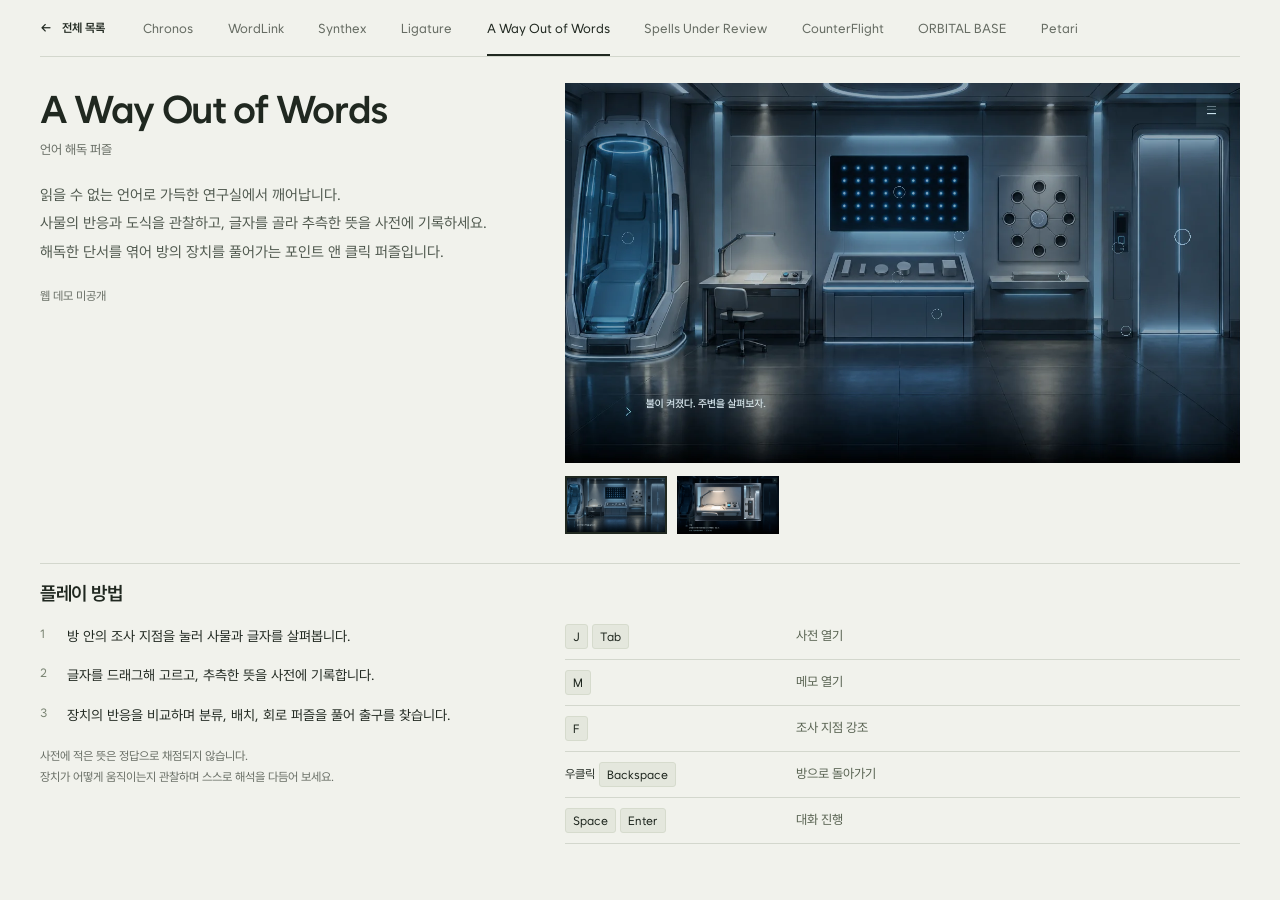
<file: games/a-way-out-of-words/index.html>
<!doctype html>
<html lang="ko">
<head>
  <meta charset="utf-8">
  <meta name="viewport" content="width=device-width, initial-scale=1">
  <meta name="theme-color" content="#f1f2ec">
  <meta name="description" content="Synthex, Ligature, A Way Out of Words, Spells Under Review, CounterFlight. 게임 소개와 플레이 방법.">
  <title>A Way Out of Words | がらくた箱</title>
  <link rel="icon" href="../../assets/favicon.svg" type="image/svg+xml">
  <link rel="stylesheet" href="../../src/style.css">
  <script type="module" src="../../src/app.js"></script>
</head>
<body>
  <a class="skip-link" href="#content">본문으로</a>
  <div id="app"></div>
  <noscript><main><h1 lang="ja">がらくた箱</h1><p>이 사이트의 게임 탐색에는 JavaScript가 필요합니다.</p><a href="https://subir-sh.itch.io/synthex">Synthex 플레이</a> / <a href="https://subir-sh.itch.io/ligature">Ligature 플레이</a></main></noscript>
</body>
</html>
</file>
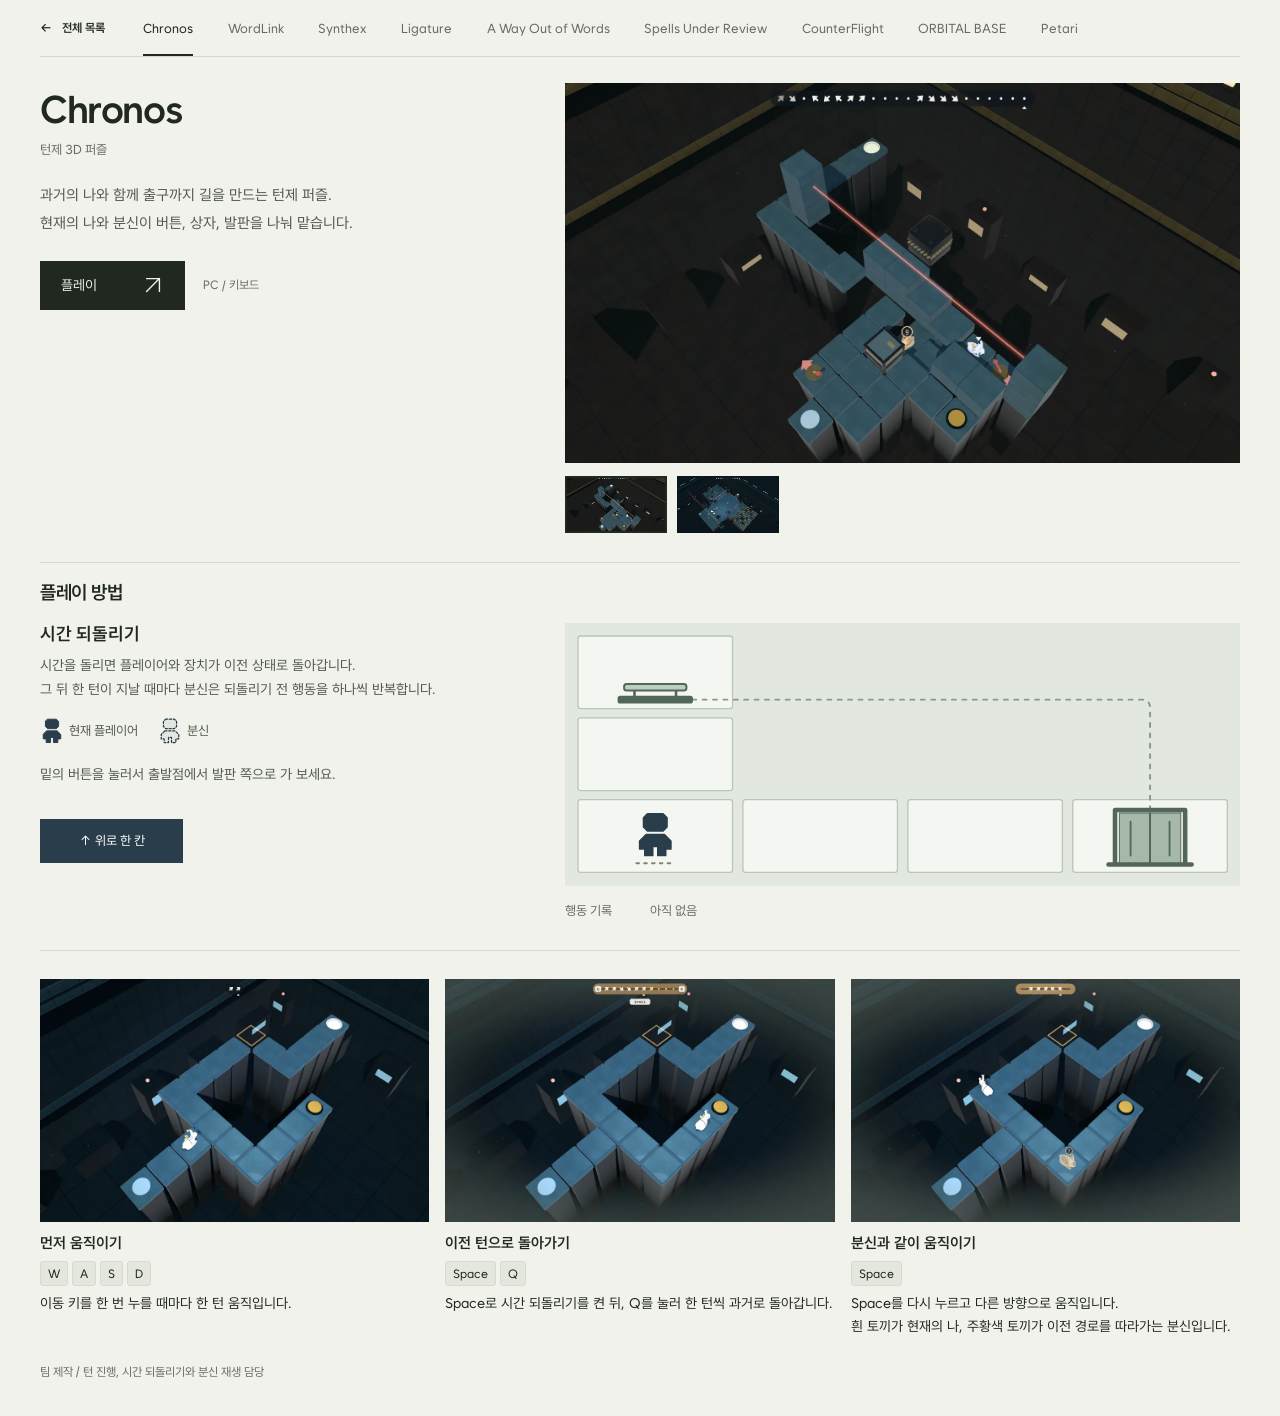
<file: games/chronos/index.html>
<!doctype html>
<html lang="ko">
<head>
  <meta charset="utf-8">
  <meta name="viewport" content="width=device-width, initial-scale=1">
  <title>Chronos | がらくた箱</title>
  <link rel="icon" href="../../assets/favicon.svg" type="image/svg+xml">
  <link rel="stylesheet" href="../../src/style.css">
  <script type="module" src="../../src/app.js"></script>
</head>
<body>
  <a class="skip-link" href="#content">본문으로</a>
  <div id="app"></div>
</body>
</html>
</file>
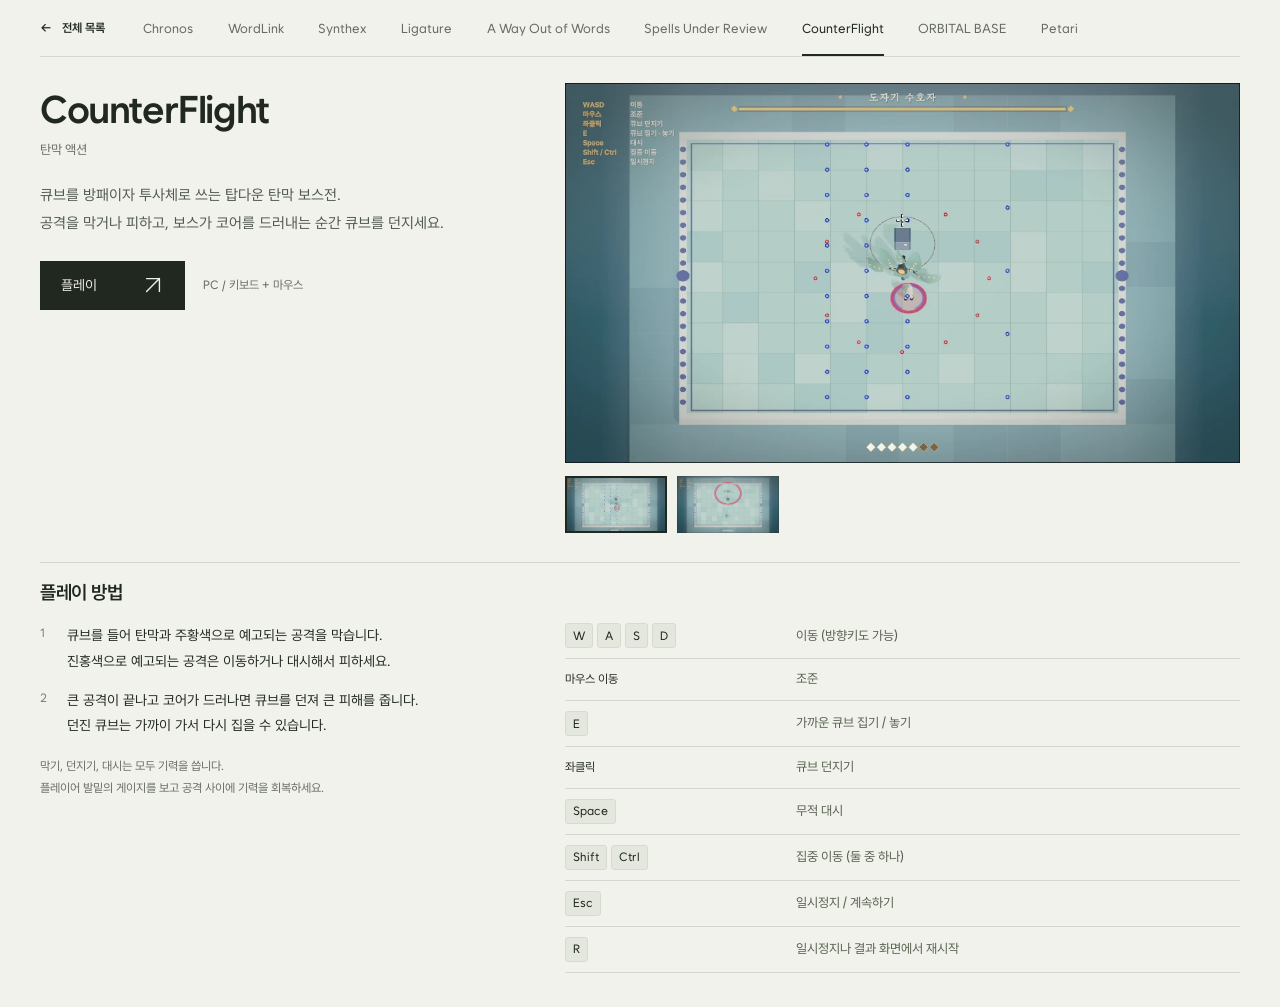
<file: games/counterflight/index.html>
<!doctype html>
<html lang="ko">
<head>
  <meta charset="utf-8">
  <meta name="viewport" content="width=device-width, initial-scale=1">
  <meta name="theme-color" content="#f1f2ec">
  <meta name="description" content="Synthex, Ligature, A Way Out of Words, Spells Under Review, CounterFlight. 게임 소개와 플레이 방법.">
  <title>CounterFlight | がらくた箱</title>
  <link rel="icon" href="../../assets/favicon.svg" type="image/svg+xml">
  <link rel="stylesheet" href="../../src/style.css">
  <script type="module" src="../../src/app.js"></script>
</head>
<body>
  <a class="skip-link" href="#content">본문으로</a>
  <div id="app"></div>
  <noscript><main><h1 lang="ja">がらくた箱</h1><p>이 사이트의 게임 탐색에는 JavaScript가 필요합니다.</p><a href="https://subir-sh.itch.io/synthex">Synthex 플레이</a> / <a href="https://subir-sh.itch.io/ligature">Ligature 플레이</a></main></noscript>
</body>
</html>
</file>
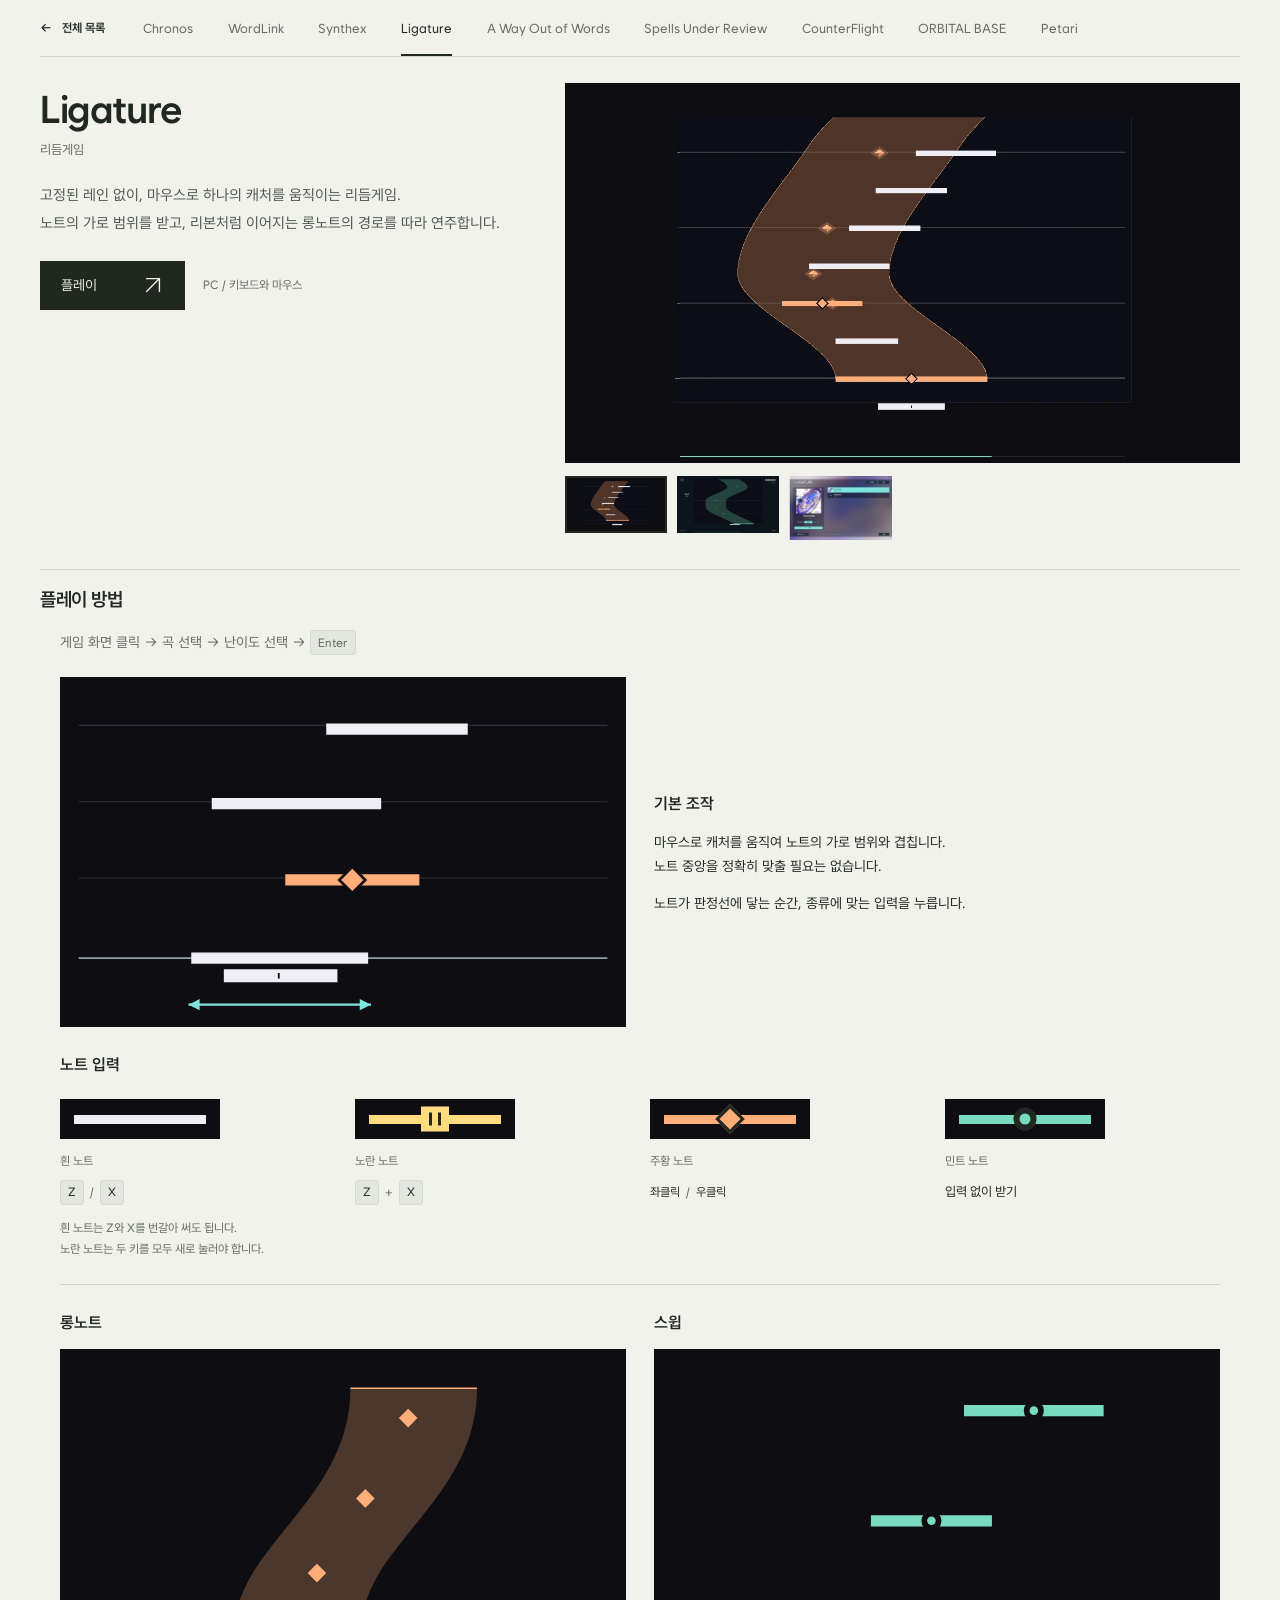
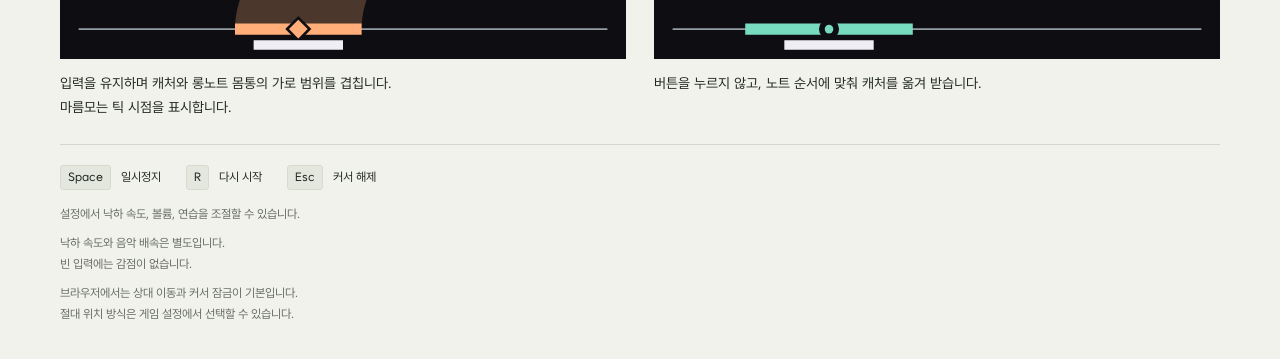
<file: games/ligature/index.html>
<!doctype html>
<html lang="ko">
<head>
  <meta charset="utf-8">
  <meta name="viewport" content="width=device-width, initial-scale=1">
  <meta name="theme-color" content="#f1f2ec">
  <meta name="description" content="Synthex, Ligature, A Way Out of Words, Spells Under Review, CounterFlight. 게임 소개와 플레이 방법.">
  <title>Ligature | がらくた箱</title>
  <link rel="icon" href="../../assets/favicon.svg" type="image/svg+xml">
  <link rel="stylesheet" href="../../src/style.css">
  <script type="module" src="../../src/app.js"></script>
</head>
<body>
  <a class="skip-link" href="#content">본문으로</a>
  <div id="app"></div>
  <noscript><main><h1 lang="ja">がらくた箱</h1><p>이 사이트의 게임 탐색에는 JavaScript가 필요합니다.</p><a href="https://subir-sh.itch.io/synthex">Synthex 플레이</a> / <a href="https://subir-sh.itch.io/ligature">Ligature 플레이</a></main></noscript>
</body>
</html>
</file>
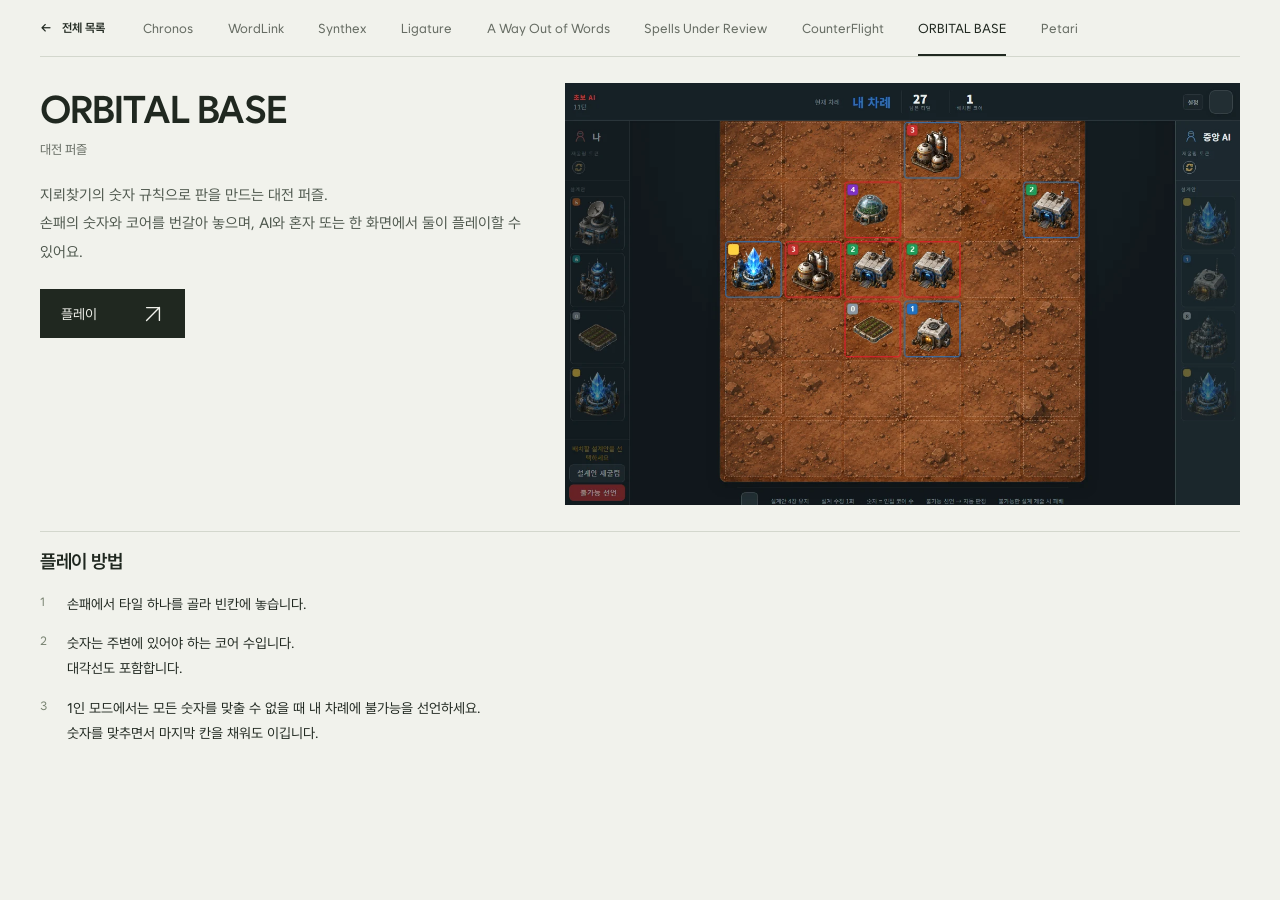
<file: games/orbital-base/index.html>
<!doctype html>
<html lang="ko">
<head>
  <meta charset="utf-8">
  <meta name="viewport" content="width=device-width, initial-scale=1">
  <title>ORBITAL BASE | がらくた箱</title>
  <link rel="icon" href="../../assets/favicon.svg" type="image/svg+xml">
  <link rel="stylesheet" href="../../src/style.css">
  <script type="module" src="../../src/app.js"></script>
</head>
<body>
  <a class="skip-link" href="#content">본문으로</a>
  <div id="app"></div>
</body>
</html>
</file>
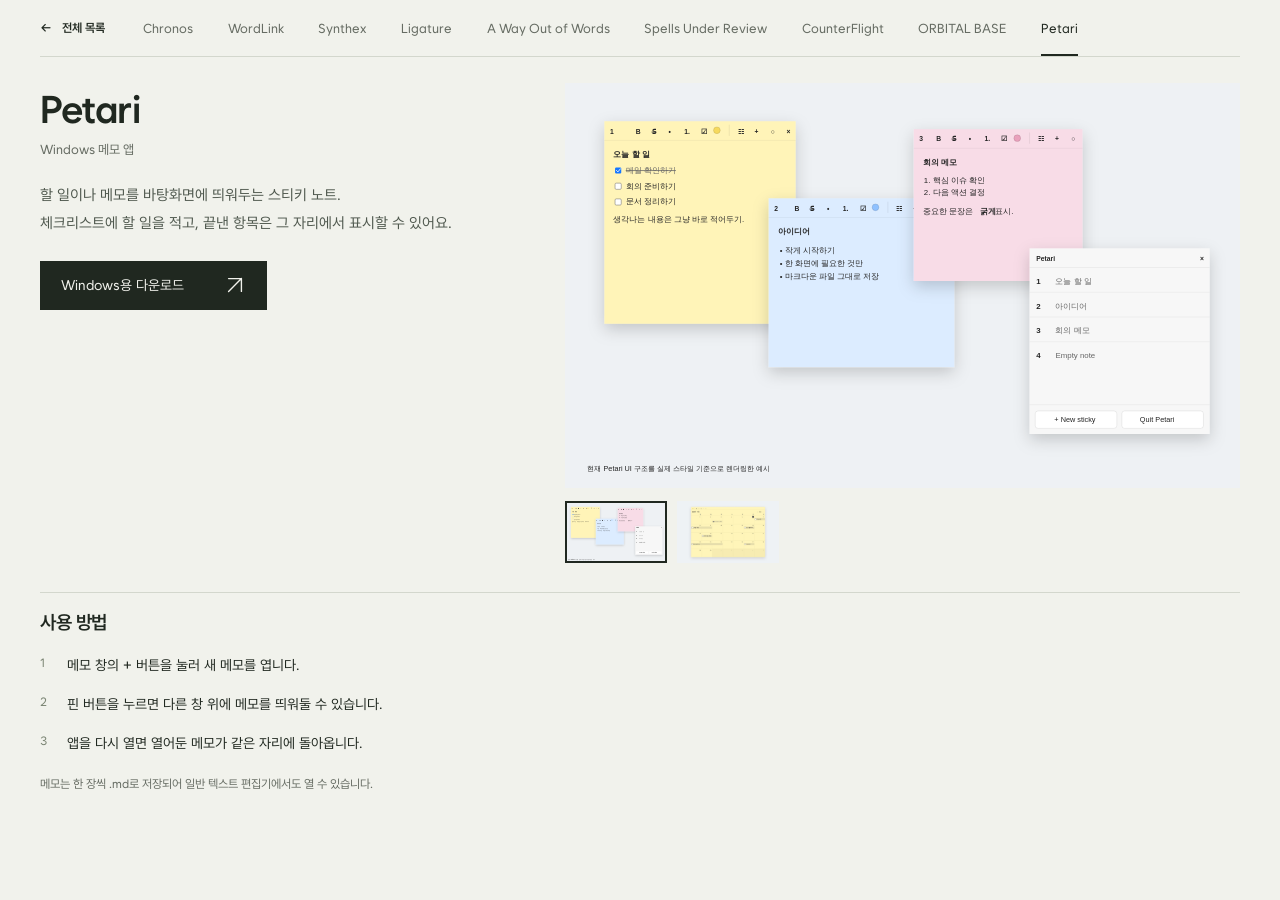
<file: games/petari/index.html>
<!doctype html>
<html lang="ko">
<head>
  <meta charset="utf-8">
  <meta name="viewport" content="width=device-width, initial-scale=1">
  <title>Petari | がらくた箱</title>
  <link rel="icon" href="../../assets/favicon.svg" type="image/svg+xml">
  <link rel="stylesheet" href="../../src/style.css">
  <script type="module" src="../../src/app.js"></script>
</head>
<body>
  <a class="skip-link" href="#content">본문으로</a>
  <div id="app"></div>
</body>
</html>
</file>
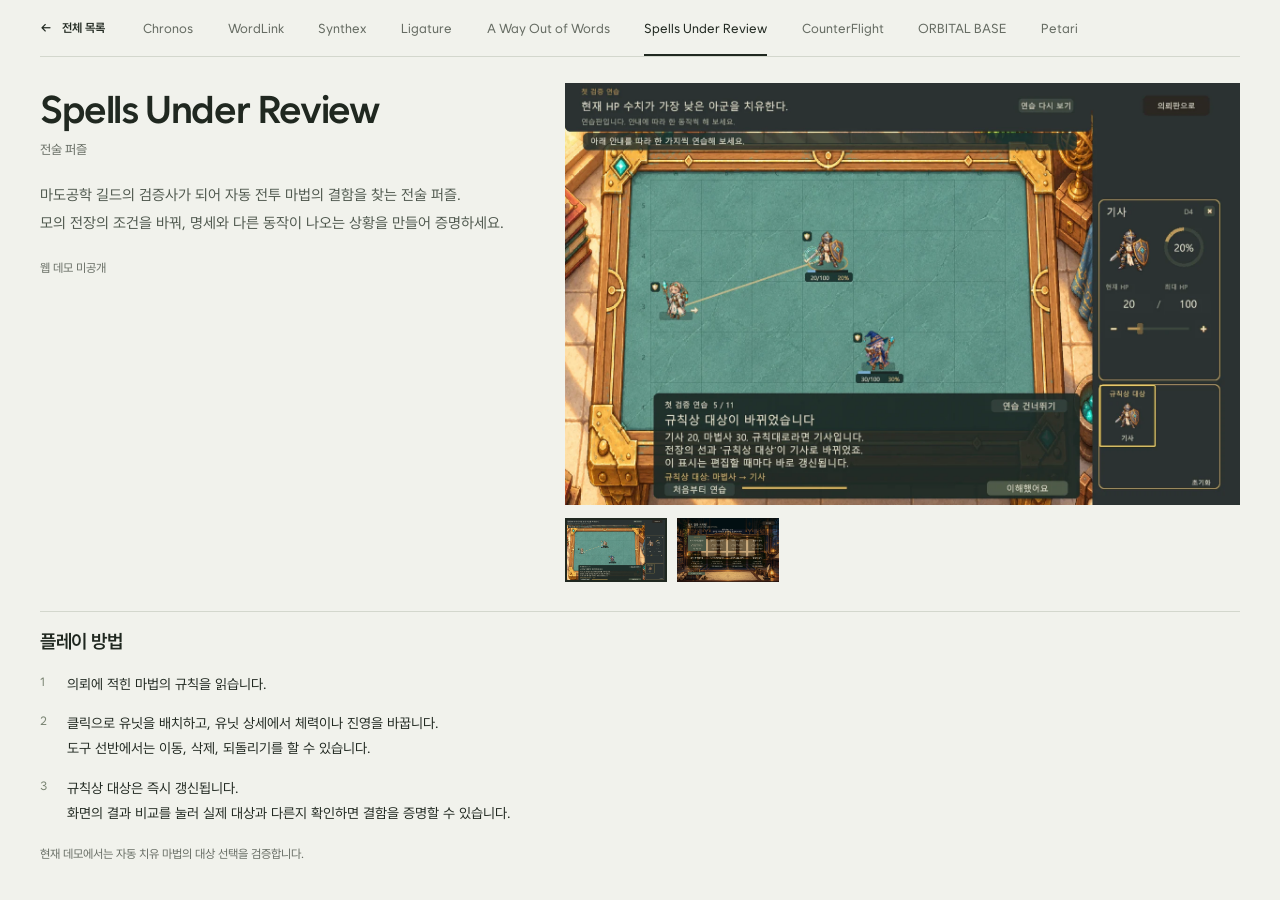
<file: games/spells-under-review/index.html>
<!doctype html>
<html lang="ko">
<head>
  <meta charset="utf-8">
  <meta name="viewport" content="width=device-width, initial-scale=1">
  <meta name="theme-color" content="#f1f2ec">
  <meta name="description" content="Synthex, Ligature, A Way Out of Words, Spells Under Review, CounterFlight. 게임 소개와 플레이 방법.">
  <title>Spells Under Review | がらくた箱</title>
  <link rel="icon" href="../../assets/favicon.svg" type="image/svg+xml">
  <link rel="stylesheet" href="../../src/style.css">
  <script type="module" src="../../src/app.js"></script>
</head>
<body>
  <a class="skip-link" href="#content">본문으로</a>
  <div id="app"></div>
  <noscript><main><h1 lang="ja">がらくた箱</h1><p>이 사이트의 게임 탐색에는 JavaScript가 필요합니다.</p><a href="https://subir-sh.itch.io/synthex">Synthex 플레이</a> / <a href="https://subir-sh.itch.io/ligature">Ligature 플레이</a></main></noscript>
</body>
</html>
</file>
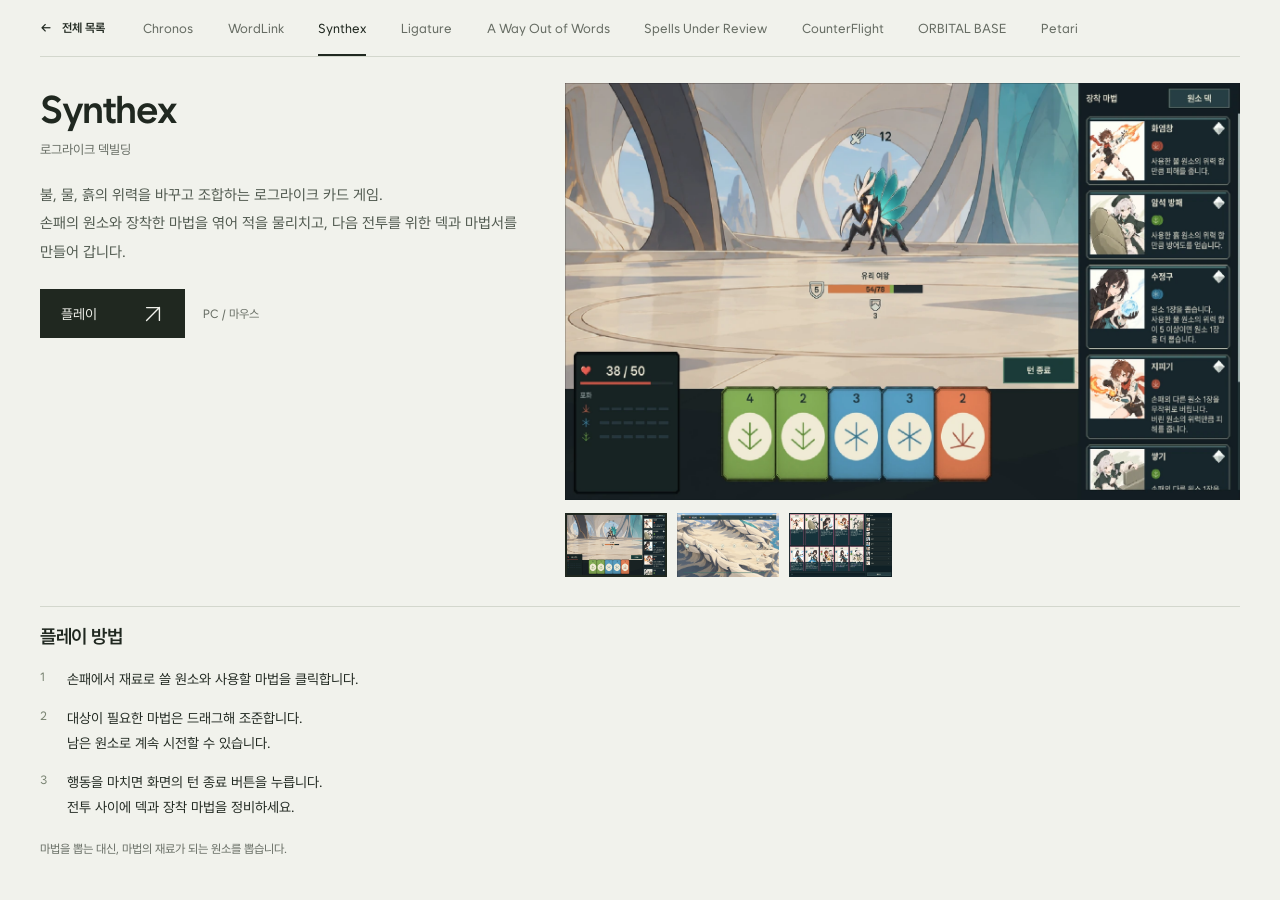
<file: games/synthex/index.html>
<!doctype html>
<html lang="ko">
<head>
  <meta charset="utf-8">
  <meta name="viewport" content="width=device-width, initial-scale=1">
  <meta name="theme-color" content="#f1f2ec">
  <meta name="description" content="Synthex, Ligature, A Way Out of Words, Spells Under Review, CounterFlight. 게임 소개와 플레이 방법.">
  <title>Synthex | がらくた箱</title>
  <link rel="icon" href="../../assets/favicon.svg" type="image/svg+xml">
  <link rel="stylesheet" href="../../src/style.css">
  <script type="module" src="../../src/app.js"></script>
</head>
<body>
  <a class="skip-link" href="#content">본문으로</a>
  <div id="app"></div>
  <noscript><main><h1 lang="ja">がらくた箱</h1><p>이 사이트의 게임 탐색에는 JavaScript가 필요합니다.</p><a href="https://subir-sh.itch.io/synthex">Synthex 플레이</a> / <a href="https://subir-sh.itch.io/ligature">Ligature 플레이</a></main></noscript>
</body>
</html>
</file>
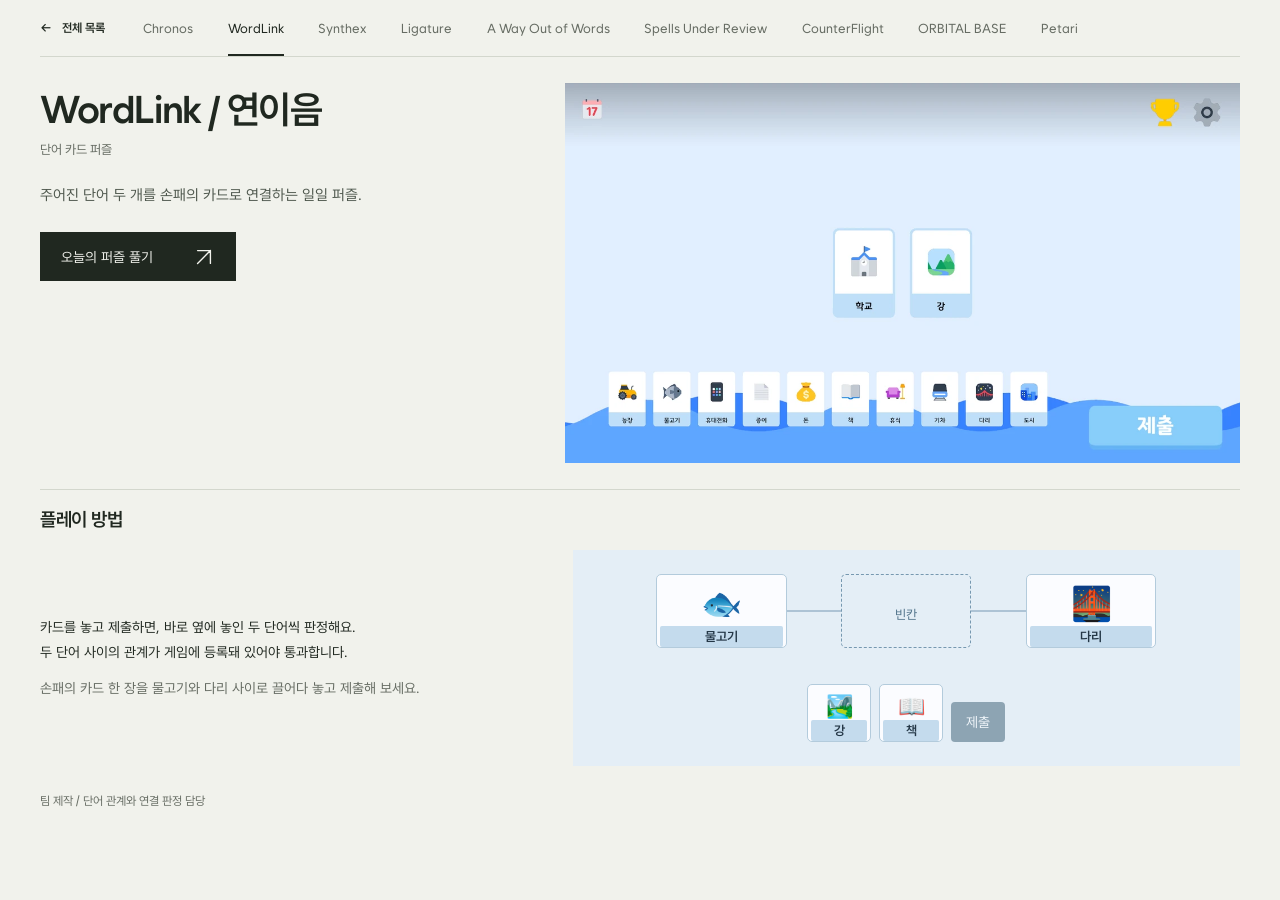
<file: games/yeonieum/index.html>
<!doctype html>
<html lang="ko">
<head>
  <meta charset="utf-8">
  <meta name="viewport" content="width=device-width, initial-scale=1">
  <title>WordLink / 연이음 | がらくた箱</title>
  <link rel="icon" href="../../assets/favicon.svg" type="image/svg+xml">
  <link rel="stylesheet" href="../../src/style.css">
  <script type="module" src="../../src/app.js"></script>
</head>
<body>
  <a class="skip-link" href="#content">본문으로</a>
  <div id="app"></div>
</body>
</html>
</file>
<file: src/style.css>
@font-face{font-family:Wanted;src:url('../assets/fonts/wanted-regular.woff') format('woff');font-weight:400;font-display:swap}
@font-face{font-family:Wanted;src:url('../assets/fonts/wanted-semibold.woff') format('woff');font-weight:600;font-display:swap}

:root{
  color-scheme:light;
  --paper:#f1f2ec;--ink:#202820;--muted:#666c63;--line:#d3d7cd;
  --space:clamp(20px,3vw,48px);--gap:clamp(24px,3vw,44px);
  font-family:Wanted,'Malgun Gothic',sans-serif;
  color:var(--ink);background:var(--paper);font-synthesis:none;
}
*{box-sizing:border-box}
body{margin:0}
a{color:inherit;text-decoration:none}
button,a{-webkit-tap-highlight-color:transparent;touch-action:manipulation}
button{font:inherit;color:inherit;cursor:pointer;border:0}
img{display:block;max-width:100%}
svg{width:22px;height:22px;fill:none;stroke:currentColor;stroke-width:1.5;stroke-linecap:round;stroke-linejoin:round}
a:focus-visible,button:focus-visible{outline:2px solid var(--ink);outline-offset:5px}
h1:focus{outline:none}
h1,h2,p{margin:0}
.visually-hidden{position:absolute;width:1px;height:1px;padding:0;margin:-1px;overflow:hidden;clip-path:inset(50%);white-space:nowrap;border:0}
[hidden]{display:none!important}
.skip-link{position:fixed;left:20px;top:-60px;z-index:50;padding:12px 20px;background:var(--ink);color:white}
.skip-link:focus{top:14px}
.home,.detail,.game-navigation{width:calc(100% - var(--space)*2);max-width:1200px;margin:0 auto}
.site-footer{width:calc(100% - var(--space)*2);max-width:1200px;margin:0 auto;padding:0 0 24px;text-align:right;font-size:12px;color:var(--muted)}
.page-enter{animation:page-in .25s ease both}
@keyframes page-in{from{opacity:0;transform:translateY(5px)}to{opacity:1;transform:translateY(0)}}

/* Collection */
.home{padding:26px 0 36px}
.home-title{font-family:'Yu Gothic','Meiryo',Wanted,sans-serif;font-size:clamp(27px,3vw,36px);font-weight:600;line-height:1.4;letter-spacing:.02em;margin-bottom:24px}
.game-list{list-style:none;margin:0;padding:0}
.game-row{position:relative;border-bottom:1px solid var(--line)}
.game-row:first-child{border-top:1px solid var(--line)}
.game-row::before{content:'';position:absolute;inset:0;background:var(--game-color);opacity:0;pointer-events:none;transition:opacity .18s}
.game-row:hover::before,.game-row:focus-within::before{opacity:.16}
.game-link{min-width:0;width:100%;padding:12px 20px;display:grid;grid-template-columns:160px minmax(0,1fr) 24px;align-items:center;gap:28px;position:relative;z-index:1}
.game-link:focus-visible{outline-offset:-3px}
.game-image{display:block;position:relative;width:100%;aspect-ratio:var(--shot-ratio);overflow:hidden}
.game-image img{position:absolute;left:var(--shot-left);top:var(--shot-top);width:var(--shot-width);height:var(--shot-height);max-width:none}
.game-label{display:grid;gap:8px;min-width:0}
.game-name{font-size:clamp(24px,2.3vw,32px);font-weight:600;letter-spacing:-.9px;line-height:1.2;word-break:keep-all}
.game-genre{font-size:13px;color:var(--muted);letter-spacing:-.2px;line-height:1.5}
.game-row:has(.quick-play) .game-label{padding-right:110px}
.row-arrow{opacity:.35;transition:opacity .18s,transform .18s}
.game-row:hover .row-arrow,.game-row:focus-within .row-arrow{opacity:1;transform:translateX(3px)}
.quick-play{position:absolute;right:64px;top:50%;transform:translateY(-50%);min-height:44px;font-size:13px;display:flex;gap:10px;align-items:center;z-index:2}
.quick-play:hover{text-decoration:underline;text-underline-offset:4px}
.quick-play span{font-size:15px}
.upcoming-row{display:flex;align-items:center;gap:28px;padding:18px 20px;border-bottom:1px solid var(--line);color:var(--muted);font-size:17px;letter-spacing:-.2px}
.upcoming-mark{width:160px;display:grid;place-items:center;padding:8px 0}
.upcoming-mark svg{width:20px;height:20px;stroke-width:1;opacity:.5}
.about-row{--game-color:#d3d7cd;border-top:1px solid var(--line)}
.about-row+.game-list>.game-row:first-child{border-top:0}
.about-thumbnail{width:100%;height:auto;aspect-ratio:16/9;object-fit:cover;object-position:center 46%}

/* Game navigation */
.game-navigation{display:flex;gap:clamp(24px,3vw,45px);border-bottom:1px solid var(--line);height:57px;align-items:stretch}
.game-tabs{display:flex;gap:clamp(23px,2.7vw,40px);overflow-x:auto;scrollbar-width:none;flex:1;min-width:0;align-items:stretch;white-space:nowrap}
.game-tabs::-webkit-scrollbar{display:none}
.game-tabs a{display:flex;align-items:center;font-size:13px;position:relative;color:var(--muted);flex-shrink:0;transition:color .2s}
.game-tabs a:hover,.game-tabs a[aria-current]{color:var(--ink)}
.game-tabs a[aria-current]::after{content:'';position:absolute;bottom:0;left:0;right:0;height:2px;background:var(--ink)}
.game-tabs a:focus-visible{outline-offset:-4px}
.back-home{font-size:12px;color:var(--ink);display:flex;align-items:center;gap:10px;font-weight:600;flex-shrink:0;white-space:nowrap}
.back-home:hover{text-decoration:underline;text-underline-offset:4px}

/* Description | Screenshots, then the full-width manual */
.detail{--detail-columns:minmax(280px,.9fr) minmax(0,1.25fr);padding:26px 0 34px;display:grid;grid-template-columns:var(--detail-columns);gap:26px var(--gap);align-items:start}
.game-copy{min-width:0;padding-top:5px;grid-column:1;grid-row:1}
.game-copy h1{font-size:clamp(29px,3vw,43px);line-height:1.1;letter-spacing:-1.4px;font-weight:600;text-wrap:balance;overflow-wrap:anywhere}
.detail-genre{font-size:13px;line-height:1.5;color:var(--muted);margin-top:10px}
.description{font-size:15px;line-height:1.9;color:#4f584e;word-break:keep-all;white-space:pre-line;margin-top:21px;max-width:650px}
.play-area{margin-top:23px;display:flex;align-items:center;gap:18px;flex-wrap:wrap}
.play-button{background:var(--ink);color:var(--paper);min-width:145px;height:49px;padding:0 21px;display:inline-flex;justify-content:space-between;align-items:center;gap:40px;font-size:14px;transition:background .2s,color .2s}
.play-button:hover{background:var(--game-color);color:var(--ink)}
.play-context{font-size:12px;color:var(--muted)}
.play-status{margin-top:23px;color:var(--muted);font-size:12px}
.gallery{min-width:0;grid-column:2;grid-row:1}
.gallery-stage{display:block;width:100%;position:relative;padding:0;background:transparent;aspect-ratio:var(--shot-ratio);overflow:hidden}
.gallery-picture{position:absolute;left:var(--shot-left);top:var(--shot-top);width:var(--shot-width);height:var(--shot-height);max-width:none}
.thumbnails{display:flex;gap:10px;margin-top:10px;padding:3px 0;flex-wrap:wrap;align-items:flex-start}
.thumbnails button{width:clamp(76px,8vw,108px);aspect-ratio:var(--shot-ratio);position:relative;padding:0;background:transparent;overflow:hidden;outline-offset:3px}
.thumbnails img{position:absolute;left:var(--shot-left);top:var(--shot-top);width:var(--shot-width);height:var(--shot-height);max-width:none}
.thumbnails button[aria-pressed=true]::after{content:'';position:absolute;inset:0;border:2px solid var(--ink);pointer-events:none}
.expand-icon{position:absolute;bottom:12px;right:12px;background:var(--paper);width:32px;height:32px;display:grid;place-items:center;opacity:0;transform:translateY(3px);transition:opacity .2s,transform .2s}
.gallery-stage:hover .expand-icon,.gallery-stage:focus-visible .expand-icon{opacity:1;transform:translateY(0)}
.icon-button{background:transparent;width:34px;height:34px;font-size:23px;line-height:1;display:grid;place-items:center;transition:background .2s}
.icon-button:hover{background:#e1e5da}

/* The manual stays visible; instructions and key bindings each appear once. */
.manual{grid-column:1/-1;border-top:1px solid var(--line);min-width:0}
.manual-heading{display:flex;align-items:center;justify-content:space-between;gap:20px;padding:18px 0 19px}
.manual h2{font-size:19px;letter-spacing:-.5px;font-weight:600}
.manual-body{display:grid;grid-template-columns:var(--detail-columns);gap:var(--gap);align-items:start}
.manual-body.flow-only{display:block;max-width:900px}
.manual-flow{min-width:0}
.manual-flow ol{margin:0;padding:0;list-style:none;counter-reset:steps}
.manual-flow li{counter-increment:steps;position:relative;font-size:14px;line-height:1.8;padding-left:27px;margin-bottom:14px;word-break:keep-all}
.manual-flow li::before{content:counter(steps);position:absolute;left:0;top:0;color:#7a8473;font-size:12px}
.rewind-example{
  display:grid;grid-template-columns:var(--detail-columns);grid-template-rows:auto 1fr;
  grid-template-areas:"copy demo" "controls demo";gap:12px var(--gap);align-items:start;
  margin:0 0 28px;padding:0 0 24px;border-bottom:1px solid var(--line);
  --rewind-piece:#293d4b;--rewind-floor:#f4f6f1;--rewind-mechanism:#52665a;
}
.rewind-copy,.rewind-demo{min-width:0}
.rewind-copy{grid-area:copy}
.rewind-demo{grid-area:demo}
.rewind-controls{grid-area:controls;min-width:0}
.rewind-copy h3{margin:0 0 10px;font-size:18px;font-weight:600}
.rewind-copy p,.rewind-status{font-size:14px;line-height:1.65;color:#4f584e;word-break:keep-all;overflow-wrap:anywhere}
.rewind-legend{display:flex;flex-wrap:wrap;align-items:center;gap:8px 20px;list-style:none;margin:16px 0 0;padding:0;color:#4f584e;font-size:13px}
.rewind-legend li{display:flex;align-items:center;gap:5px}
.rewind-legend svg{display:block;width:24px;height:27px}
.rewind-board{display:block;width:100%;height:auto;aspect-ratio:520/202;background:#e2e8e0}
.rewind-tile{fill:var(--rewind-floor);stroke:#b8c5ba;stroke-width:1}
.rewind-start{stroke:#78897c;stroke-width:1.5;stroke-dasharray:2 4}
.rewind-wire{stroke:#87998c;stroke-width:1.5;stroke-dasharray:3 5}
.rewind-board.is-open .rewind-wire{stroke:var(--rewind-mechanism);stroke-width:2;stroke-dasharray:none}
.rewind-player{fill:var(--rewind-piece);stroke:var(--rewind-piece);stroke-width:1.3}
.rewind-clone{fill:#e2e8e0;stroke:var(--rewind-piece);stroke-width:1.7;stroke-dasharray:3 2.3}
.rewind-plate-base{fill:var(--rewind-mechanism);stroke:none}
.rewind-plate-spring{stroke:var(--rewind-mechanism);stroke-width:2}
.rewind-plate-cap{fill:#bdd0bf;stroke:var(--rewind-mechanism);stroke-width:1.5}
.rewind-door-frame{stroke:var(--rewind-mechanism);stroke-width:3.5}
.rewind-door-leaf{fill:#a6b8aa;stroke:var(--rewind-mechanism);stroke-width:1.4}
.rewind-token,.rewind-plate-cap,.rewind-door-leaf{transition:transform .18s ease-out}
.rewind-board.is-open .rewind-plate-cap{transform:translateY(5px)}
.rewind-board.is-open .rewind-door-left{transform:translateX(-17px)}
.rewind-board.is-open .rewind-door-right{transform:translateX(17px)}
.rewind-log{display:grid;grid-template-columns:6em minmax(0,1fr);align-items:center;gap:7px;min-height:30px;margin-top:10px;font-size:13px;color:var(--muted)}
.rewind-log ol{display:flex;gap:4px;list-style:none;padding:0;margin:0}
.rewind-log li{display:flex;align-items:center;justify-content:space-between;width:40px;min-height:27px;padding:0 6px;background:#e2e8e4;color:var(--ink)}
.rewind-log .is-replayed{background:#cfdfd4;color:#254831}
.rewind-log .is-replayed::after{content:'';width:8px;height:4px;border-left:1.5px solid;border-bottom:1.5px solid;transform:rotate(-45deg)}
.rewind-status{margin:7px 0 10px;min-height:2lh}
.rewind-actions{display:grid;grid-template-columns:minmax(0,11em) auto;justify-content:start;gap:8px;font-size:13px}
.rewind-actions button{padding:8px 11px;min-height:44px;background:#dee6df;word-break:keep-all}
.rewind-actions [data-rewind-next]{background:var(--rewind-piece);color:#fff}
.rewind-actions button:hover{box-shadow:inset 0 0 0 1px currentColor}
@media(max-width:740px){
  .rewind-example{grid-template-columns:minmax(0,1fr);grid-template-rows:auto;grid-template-areas:"copy" "demo" "controls";gap:14px}
  .rewind-legend{margin-top:9px}
  .rewind-token use{transform:scale(1.18)}
}
.screenshot-walkthrough{display:grid;grid-template-columns:repeat(3,minmax(0,1fr));gap:16px;margin:0;padding:0;list-style:none}
.screenshot-walkthrough figure{margin:0}
.screenshot-walkthrough img{width:100%;height:auto}
.screenshot-walkthrough figcaption{margin-top:9px;font-size:14px;line-height:1.6;word-break:keep-all}
.screenshot-walkthrough h3{margin:0 0 6px;font-size:15px}
.walkthrough-keys{display:flex;gap:4px;margin-bottom:6px}
@media(max-width:680px){.screenshot-walkthrough{grid-template-columns:1fr}}
.project-credit{grid-column:1/-1;color:var(--muted);font-size:12px;line-height:1.6}
.manual-flow li,.tip,.rhythm-guide p,.screenshot-walkthrough figcaption p,.rewind-copy p,.rewind-status,.word-example-copy p,.word-feedback{white-space:pre-line}
.word-example{display:grid;grid-template-columns:minmax(0,1fr) minmax(0,1.35fr);gap:var(--gap);align-items:center}
.word-example-copy{font-size:14px;line-height:1.75;word-break:keep-all}
.word-example-copy p+p{margin-top:12px;color:var(--muted)}
.word-example-board{min-width:0;padding:clamp(12px,2.2vw,24px);background:#e4eef6}
.word-path{display:grid;grid-template-columns:repeat(2,minmax(0,1fr) minmax(15px,.42fr)) minmax(0,1fr);align-items:center;max-width:500px;margin:0 auto}
.word-card{display:grid;grid-template-rows:1fr auto;align-items:center;min-width:0;min-height:74px;padding:7px 3px 0;background:#fbfcff;border:1px solid #b3cbdc;border-radius:5px;color:#243747;text-align:center}
.word-card-icon{font:clamp(22px,3vw,33px)/1.25 'Segoe UI Emoji','Apple Color Emoji',sans-serif}
.word-card-name{font-size:13px;font-weight:600;background:#c4dbed;padding:3px 0;border-radius:2px}
.word-slot{background:transparent;border:1px dashed #7698b0;place-content:center;grid-template-rows:auto auto;color:#52748b;font-size:13px}
.word-slot:has(.word-card-name){background:#fbfcff;place-content:stretch;grid-template-rows:1fr auto;border-style:solid}
.word-edge{height:2px;background:#adc3d5;display:grid;place-items:center}
[data-result=connected] .word-edge{background:#26704e}
[data-result=broken] .word-edge{background:none;border-top:2px dashed #9a4a4b}
[data-result] .word-edge::after{display:grid;place-items:center;width:17px;height:17px;margin-top:-8px;background:#e4eef6;font-size:13px;font-weight:600}
[data-result=connected] .word-edge::after{content:"✓";color:#1d5e41}
[data-result=broken] .word-edge::after{content:"×";color:#903b3c;margin-top:-9px}
.word-feedback{min-height:2.8em;padding:8px 0 0;text-align:center;font-size:13px;line-height:1.5;word-break:keep-all}
.word-hand{display:flex;justify-content:center;align-items:end;gap:8px}
.word-hand .word-card{width:64px;min-height:58px}
.word-hand .word-card-icon{font-size:22px}
.word-hand .word-card,.word-slot:has(.word-card-name){cursor:grab;touch-action:none;user-select:none}
.word-hand .word-card[aria-pressed=true]{background:transparent;border-style:dashed;opacity:.55;cursor:default}
.word-hand .word-card[aria-pressed=true] span{visibility:hidden}
.word-slot.is-drop-target,.word-hand.is-drop-target{outline:2px solid #2e566e;outline-offset:3px}
.word-drag-card{position:fixed;z-index:60;pointer-events:none;opacity:.92;box-shadow:0 5px 14px #254c6440}
.word-submit{min-height:40px;padding:5px 15px;background:#254c64;color:#fff;border-radius:4px;font-size:14px}
.word-submit:disabled{opacity:.45;cursor:default}
@media(max-width:680px){.word-example{grid-template-columns:minmax(0,1fr);gap:15px}}
.tip{font-size:12px;line-height:1.8;color:var(--muted);word-break:keep-all;margin-top:18px}
.controls{margin:0}
.controls>div{display:grid;grid-template-columns:minmax(125px,.65fr) minmax(0,1.35fr);gap:17px;padding:10px 0;border-bottom:1px solid var(--line);align-items:center}
.controls>div:first-child{padding-top:0}
.controls dt{display:flex;gap:4px;flex-wrap:wrap}
.controls dd{margin:0;color:#56604f;font-size:13px;line-height:1.6;word-break:keep-all}
kbd{font-family:inherit;display:inline-flex;align-items:center;min-height:25px;padding:3px 7px;background:#e4e7dd;border:1px solid #d6dbcd;border-radius:3px;font-size:12px;line-height:1.35;white-space:nowrap}
.pointer-input{font-size:12px;line-height:1.6;align-self:center}
.pointer-input+.pointer-input::before{content:'/';margin:0 6px;color:var(--muted)}
.rhythm-guide{max-width:1160px;margin:auto;font-size:14px;line-height:1.75;word-break:keep-all}
.rhythm-guide h3{margin:0 0 12px;font-size:16px;font-weight:600}
.guide-start{margin-bottom:22px;color:var(--muted)}
.guide-basic{display:grid;grid-template-columns:1fr 1fr;gap:28px;align-items:center}
.guide-basic img,.guide-lessons img{width:100%;height:auto}
.guide-basic p+p{margin-top:12px}
.note-inputs{padding:24px 0;border-bottom:1px solid var(--line)}
.note-inputs dl{display:grid;grid-template-columns:repeat(4,minmax(0,1fr));gap:20px;margin:20px 0 12px}
.note-inputs dl>div{min-width:0}
.note-inputs dt{display:flex;flex-direction:column;gap:12px}
.note-label{font-size:12px;color:var(--muted)}
.note-inputs dd{display:flex;align-items:center;gap:6px;margin:6px 0 0;font-size:13px;min-height:28px;flex-wrap:wrap}
.input-join{color:var(--muted);font-size:12px}
.note-symbol{height:40px;display:flex;align-items:center;position:relative;width:160px;max-width:100%;padding:0 14px;background:#0e0e12;color:#eeeef4}
.note-symbol::before{content:'';height:9px;width:100%;background:currentColor}
.note-symbol i{position:absolute;left:50%;top:50%;transform:translate(-50%,-50%)}
.note-chord{color:#ffdc80}
.note-chord i{width:28px;height:25px;background:currentColor}
.note-chord i::before,.note-chord i::after{content:'';position:absolute;top:6px;width:3px;height:13px;background:var(--ink)}
.note-chord i::before{left:8px}.note-chord i::after{right:8px}
.note-click{color:#ffad79}
.note-click i{width:21px;height:21px;background:currentColor;border:3px solid var(--ink);transform:translate(-50%,-50%) rotate(45deg)}
.note-catch{color:#78dbc0}
.note-catch i{width:23px;height:23px;background:currentColor;border:6px solid var(--ink);border-radius:50%}
.guide-hint{font-size:12px;color:var(--muted)}
.guide-lessons{display:grid;grid-template-columns:1fr 1fr;gap:28px;padding:24px 0}
.guide-lessons img{margin-bottom:12px}
.guide-footer{border-top:1px solid var(--line);padding:20px 0 0;color:var(--muted);font-size:12px}
.guide-shortcuts{display:flex;gap:25px;flex-wrap:wrap;margin:0 0 14px;color:var(--ink)}
.guide-shortcuts>div{display:flex;gap:10px;align-items:center}.guide-shortcuts dd{margin:0}
.guide-footer p+p{margin-top:8px}

/* Image viewer */
.modal-open{overflow:hidden}
.lightbox{border:0;padding:0;background:#111513;color:#f1f2ec;width:min(1440px,96vw);max-width:96vw;max-height:95dvh;overflow:auto}
.lightbox::backdrop{background:#111513ee;backdrop-filter:blur(8px)}
.lightbox-toolbar{display:flex;align-items:center;justify-content:flex-end;gap:8px;padding:10px 18px}
.lightbox-toolbar .icon-button:hover{background:#35402f}
.lightbox-close{display:flex;align-items:center;gap:30px;background:none;color:inherit;font-size:13px;padding:10px 5px 10px 20px;margin-left:15px}
.lightbox-close span{font-size:23px}
.lightbox-image{position:relative;overflow:hidden;aspect-ratio:var(--shot-ratio);width:min(100%,calc((93dvh - 65px)*var(--shot-aspect)));margin:0 auto}
.lightbox-image img{position:absolute;left:var(--shot-left);top:var(--shot-top);width:var(--shot-width);height:var(--shot-height);max-width:none}
.missing{margin:50px var(--space)}
.missing h1{font-size:30px;margin-bottom:25px}
.missing a{text-decoration:underline;text-underline-offset:6px}

@media(min-width:1700px){
  .game-name{font-size:31px}
}
@media(max-width:1000px){
  .game-name{font-size:24px}
  .game-genre{font-size:12px}
  .game-tabs{gap:24px}
  .game-tabs a{font-size:12px}
  .detail{--detail-columns:minmax(250px,.9fr) minmax(0,1.25fr)}
  .game-copy h1{font-size:34px}
  .description{font-size:14px;line-height:1.85;margin-top:16px}
  .controls>div{grid-template-columns:minmax(100px,.8fr) minmax(0,1.2fr);gap:12px}
}
@media(max-width:740px){
  :root{--space:20px;--gap:24px}
  .home{padding-top:22px}
  .game-link{grid-template-columns:104px minmax(0,1fr);gap:14px;padding:14px 0}
  .game-label{gap:7px}
  .game-row:has(.quick-play) .game-label{padding-right:0}
  .game-row:has(.quick-play) .game-genre{padding-right:76px}
  .game-name{font-size:20px;letter-spacing:-.6px}
  .quick-play{top:auto;bottom:9px;right:0;transform:none;min-height:36px;font-size:12px}
  .row-arrow{display:none}
  .upcoming-row{gap:14px;padding:16px 0;font-size:15px}
  .upcoming-mark{width:104px;flex-shrink:0}
  .game-navigation{height:52px;gap:24px}
  .game-tabs{gap:24px}
  .detail{display:flex;flex-direction:column;padding:24px 0 30px;gap:24px}
  .game-copy,.gallery,.manual{width:100%}
  .game-copy{padding:0}
  .game-copy h1{font-size:33px;letter-spacing:-1.2px;text-wrap:initial}
  .description{max-width:none;font-size:14px;line-height:1.8;margin-top:15px}
  .play-area{margin-top:19px}
  .expand-icon{opacity:1;width:28px;height:28px;bottom:8px;right:8px}
  .expand-icon svg{width:18px;height:18px}
  .manual-heading{padding:17px 0}
  .manual h2{font-size:18px}
  .manual-body{display:flex;flex-direction:column;gap:20px}
  .manual-flow li{font-size:14px;margin-bottom:11px}
  .tip{font-size:13px;margin-top:14px}
  .controls{width:100%}
  .controls>div{grid-template-columns:minmax(112px,1fr) minmax(0,1.3fr);gap:13px}
  .controls dd{font-size:14px}
  .pointer-input,kbd{font-size:13px}
  .guide-basic,.guide-lessons{grid-template-columns:1fr;gap:22px}
  .guide-start{font-size:14px}
  .note-inputs dl{grid-template-columns:repeat(2,minmax(0,1fr));gap:24px 20px}
  .guide-basic p,.guide-lessons p{font-size:14px}
  .guide-hint,.guide-footer,.note-label{font-size:13px}
  .lightbox{width:100vw;max-width:100vw}
  .lightbox-toolbar{padding:8px 12px}
  .lightbox-close{gap:20px}
}
@media(max-width:380px){
  .game-link{grid-template-columns:88px minmax(0,1fr);gap:12px}
  .game-name{font-size:19px}
  .upcoming-mark{width:88px}
  .game-row:has(.quick-play) .game-genre{padding-right:68px}
}
@media(prefers-reduced-motion:reduce){*,*::before,*::after{animation:none!important;transition:none!important;scroll-behavior:auto!important}}

/* About: images and short labels, with the same paper as the game collection. */
.about-header,.about{width:calc(100% - var(--space)*2);max-width:1200px;margin:0 auto}
.about-header{display:flex;align-items:center;justify-content:space-between;min-height:65px;border-bottom:1px solid var(--line);font-size:13px}
.about-header>a:first-child{font-family:'Yu Gothic','Meiryo',sans-serif;font-size:19px;font-weight:600}
.about-header>a:last-child{border-bottom:1px solid var(--ink);padding:5px 0}
.about{padding:27px 0 36px}
.about-heading{display:flex;align-items:baseline;justify-content:space-between;gap:24px;margin-bottom:35px}
.about-heading h1{font-size:38px;font-weight:600;letter-spacing:-1px}
.about-heading nav{display:flex;gap:24px;font-size:13px;color:var(--muted)}
.about-heading nav a:hover{color:var(--ink);text-decoration:underline;text-underline-offset:5px}
.about h2{font-size:23px;font-weight:600;letter-spacing:-.6px;margin-bottom:21px}
.about h3{font-size:14px;font-weight:400;line-height:1.7;margin:0;word-break:keep-all}
.taste-row,.interest-row{display:grid;grid-template-columns:150px minmax(0,1fr);gap:25px;padding:23px 0;border-top:1px solid var(--line)}
.taste-row h3,.interest-row h3{padding-top:2px}
.taste-grid{display:grid;grid-template-columns:repeat(4,minmax(0,1fr));gap:15px}
.taste-item{min-width:0;display:block}
.taste-art{display:block;aspect-ratio:460/215;overflow:hidden}
.taste-art img{width:100%;height:100%;object-fit:contain;object-position:center}
.taste-art--kenji{position:relative}
.taste-art--kenji>img:first-child{object-fit:cover;object-position:center top}
.taste-art--kenji .taste-logo{position:absolute;right:3%;bottom:3%;width:58%;height:auto}
.taste-name{font-size:12px;line-height:1.5;display:block;margin-top:9px;overflow-wrap:anywhere}
.taste-name[lang=ja]{font-family:'Yu Gothic','Meiryo',sans-serif}
.interests{margin-top:34px}
.language-terms{display:flex;flex-wrap:wrap;gap:12px 32px;list-style:none;margin:0;padding:0;font-size:17px;line-height:1.7}
.about figure{margin:0;min-width:0}
.about figcaption{font-size:12px;line-height:1.6;margin-top:9px}
.interest-picture button{display:block;width:100%;padding:0;background:transparent;cursor:zoom-in}
.interest-picture img{width:100%;height:auto}
.interest-picture button:hover{outline:1px solid var(--muted);outline-offset:4px}
.culture-layout{display:grid;grid-template-columns:minmax(0,1.6fr) minmax(240px,1fr);gap:24px;align-items:stretch}
.culture-layout>.travel-map{align-self:center}
.culture-side{display:grid;grid-template-rows:repeat(4,minmax(0,1fr));gap:12px;min-height:0}
.culture-side .interest-picture{display:grid;grid-template-columns:minmax(0,1fr) 85px;gap:15px;align-items:center;min-height:0}
.culture-side button{height:100%;min-height:0;display:flex;align-items:center;justify-content:center;overflow:hidden}
.culture-side img{width:auto;height:auto;max-width:100%;max-height:165px;object-fit:contain}
.culture-side .food-square button{width:min(100%,165px);height:auto;justify-self:center;align-self:center}
.culture-side .food-square img{width:100%;height:auto;max-height:none;aspect-ratio:1;object-fit:cover;object-position:50% 100%;transform:scale(1.12);transform-origin:center 38%}
.culture-side figcaption{margin:0;word-break:keep-all}
.culture-side figcaption:has(.anime-record-link){display:flex;flex-wrap:wrap;gap:2px 8px}
.anime-record-link{color:var(--muted);text-decoration:underline;text-underline-offset:3px;white-space:nowrap}
.anime-record-link:hover,.anime-record-link:focus-visible{color:var(--ink)}
.stellive-grid{display:grid;grid-template-columns:repeat(2,minmax(0,1fr));gap:18px;align-items:start}
.stellive-grid figcaption:empty{display:none}
.favorites,.interests{scroll-margin-top:24px}
.about-viewer{border:0;padding:0;background:var(--paper);color:var(--ink);width:min(1400px,96vw);max-width:96vw;height:94dvh;max-height:94dvh;overflow:hidden}
.about-viewer::backdrop{background:#172018d9;backdrop-filter:blur(6px)}
.viewer-toolbar{height:56px;display:flex;align-items:center;gap:22px;padding:0 20px;border-bottom:1px solid var(--line);font-size:13px}
.viewer-title{margin-right:auto;font-weight:600}
.viewer-toolbar button{background:transparent;padding:10px 0;white-space:nowrap}
.viewer-toolbar button:hover{text-decoration:underline;text-underline-offset:4px}
.viewer-canvas{height:calc(100% - 56px);overflow:auto;display:flex;align-items:center;justify-content:center;padding:12px;overscroll-behavior:contain}
.viewer-canvas img{display:block;max-width:100%;max-height:100%;width:auto;height:auto;flex:none}
.viewer-canvas.is-zoomed{display:block;cursor:grab}
.viewer-canvas.is-zoomed img{max-width:none;max-height:none;width:1600px;height:auto}
.viewer-canvas.is-dragging{cursor:grabbing}
@media(max-width:1000px){
  .taste-row,.interest-row{grid-template-columns:125px minmax(0,1fr);gap:20px}
  .taste-grid{gap:12px}
  .about h3{font-size:13px}
}
@media(max-width:740px){
  .about-header{min-height:56px}
  .about{padding-top:22px}
  .about-heading{margin-bottom:29px;gap:15px}
  .about-heading h1{font-size:32px}
  .about-heading nav{gap:16px;font-size:12px}
  .about h2{font-size:21px;margin-bottom:17px}
  .taste-row,.interest-row{grid-template-columns:1fr;gap:14px;padding:20px 0}
  .about h3{font-size:14px}
  .taste-grid{grid-template-columns:repeat(2,minmax(0,1fr));gap:18px 14px}
  .taste-name,.about figcaption{font-size:12px}
  .language-terms{font-size:15px;gap:8px 24px}
  .culture-layout{grid-template-columns:1fr;gap:18px}
  .culture-side{grid-template-columns:repeat(2,minmax(0,1fr));grid-template-rows:auto;gap:18px 14px}
  .culture-side .interest-picture{display:flex;flex-direction:column;gap:9px;align-items:stretch}
  .culture-side button{height:145px}
  .culture-side img{max-height:145px}
  .stellive-grid{grid-template-columns:1fr}
  .viewer-toolbar{gap:16px;padding:0 12px}
  .viewer-title{max-width:35%;overflow:hidden;text-overflow:ellipsis;white-space:nowrap}
  .viewer-canvas{padding:8px}
}
</file>
<file: anime/anime.css>
.anime-page {
  width: calc(100% - var(--space) * 2);
  max-width: 1120px;
  margin: 0 auto;
  padding: clamp(24px, 5vw, 56px) 0 48px;
}

.anime-page h1 {
  margin-bottom: 17px;
  font-size: clamp(30px, 5vw, 50px);
  font-weight: 600;
  letter-spacing: -.04em;
}

.anime-count {
  color: var(--muted);
  font-size: max(12px, .48em);
  font-weight: 400;
  letter-spacing: 0;
  white-space: nowrap;
}

.score-nav {
  display: flex;
  flex-wrap: wrap;
  gap: 2px 5px;
  margin-bottom: 18px;
  padding: 7px 0;
  border-block: 1px solid var(--line);
}

.score-nav a {
  padding: 7px 9px;
  font-size: 13px;
  font-variant-numeric: tabular-nums;
  transition: background-color .18s, color .18s;
}

.score-nav a:hover,
.score-nav a:focus-visible {
  background: #dfe6d8;
  color: #3b5437;
}

.score-group {
  padding: 16px 0 clamp(24px, 4vw, 42px);
  scroll-margin-top: 12px;
}

.score-group + .score-group {
  border-top: 1px solid var(--line);
}

.score-group h2 {
  margin-bottom: 13px;
  font-size: clamp(23px, 3vw, 32px);
  font-weight: 600;
  letter-spacing: -.025em;
}

.score-group:target h2 {
  color: #3b5437;
}

.poster-grid {
  display: grid;
  grid-template-columns: repeat(auto-fill, minmax(min(122px, 100%), 1fr));
  align-items: start;
  gap: 18px 14px;
  margin: 0;
  padding: 0;
  list-style: none;
}

.poster-grid figure {
  margin: 0;
}

.poster-grid img {
  width: 100%;
  height: auto;
  aspect-ratio: 2 / 3;
  object-fit: contain;
  background: #e3e6dc;
}

.poster-grid figcaption {
  margin-top: 6px;
  font-size: 13px;
  line-height: 1.35;
  overflow-wrap: anywhere;
  word-break: keep-all;
}

@media (max-width: 550px) {
  .score-nav a {
    padding-inline: 7px;
  }

  .poster-grid {
    grid-template-columns: repeat(3, minmax(0, 1fr));
    gap: 15px 10px;
  }
}
</file>
